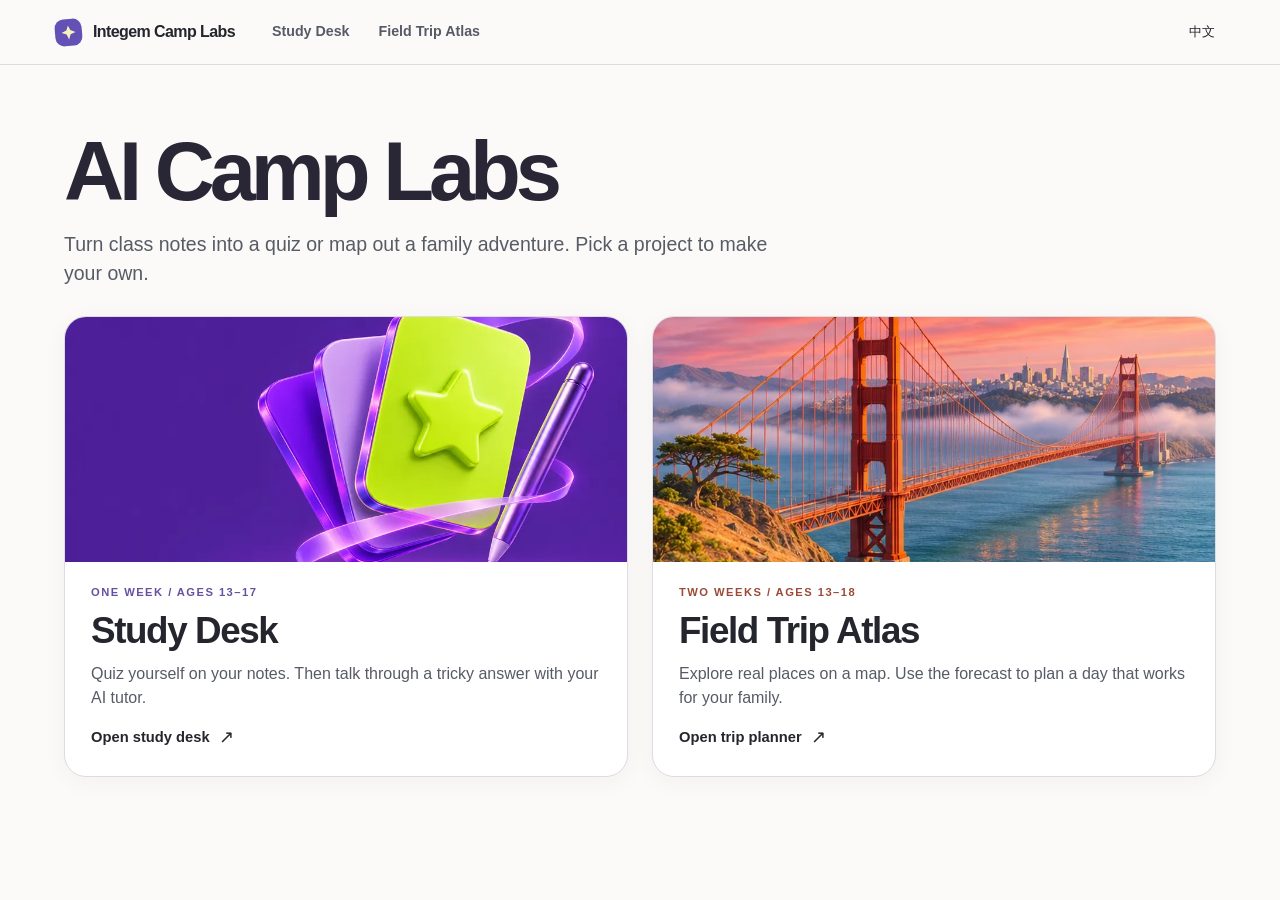
<file: docs/index.html>
<!doctype html>
<html lang="en">
<head>
  <meta charset="utf-8">
  <meta name="viewport" content="width=device-width,initial-scale=1,viewport-fit=cover">
  <meta name="referrer" content="strict-origin-when-cross-origin">
  <title>Course studio · Integem Camp Labs</title>
  <link rel="stylesheet" href="./camp.css">
  <link rel="stylesheet" href="./mobile.css" data-app-style>
  <meta name="theme-color" content="#faf7ef">
  <script src="./config.js" defer></script>
  <script type="module" src="./home.js?v=pocket1"></script>
</head>
<body class="home">
  <header id="mast"></header>
  <main id="app" tabindex="-1"></main>
  <noscript>Enable JavaScript to open Course studio. <a href="./">Course home</a></noscript>
</body>
</html>
</file>
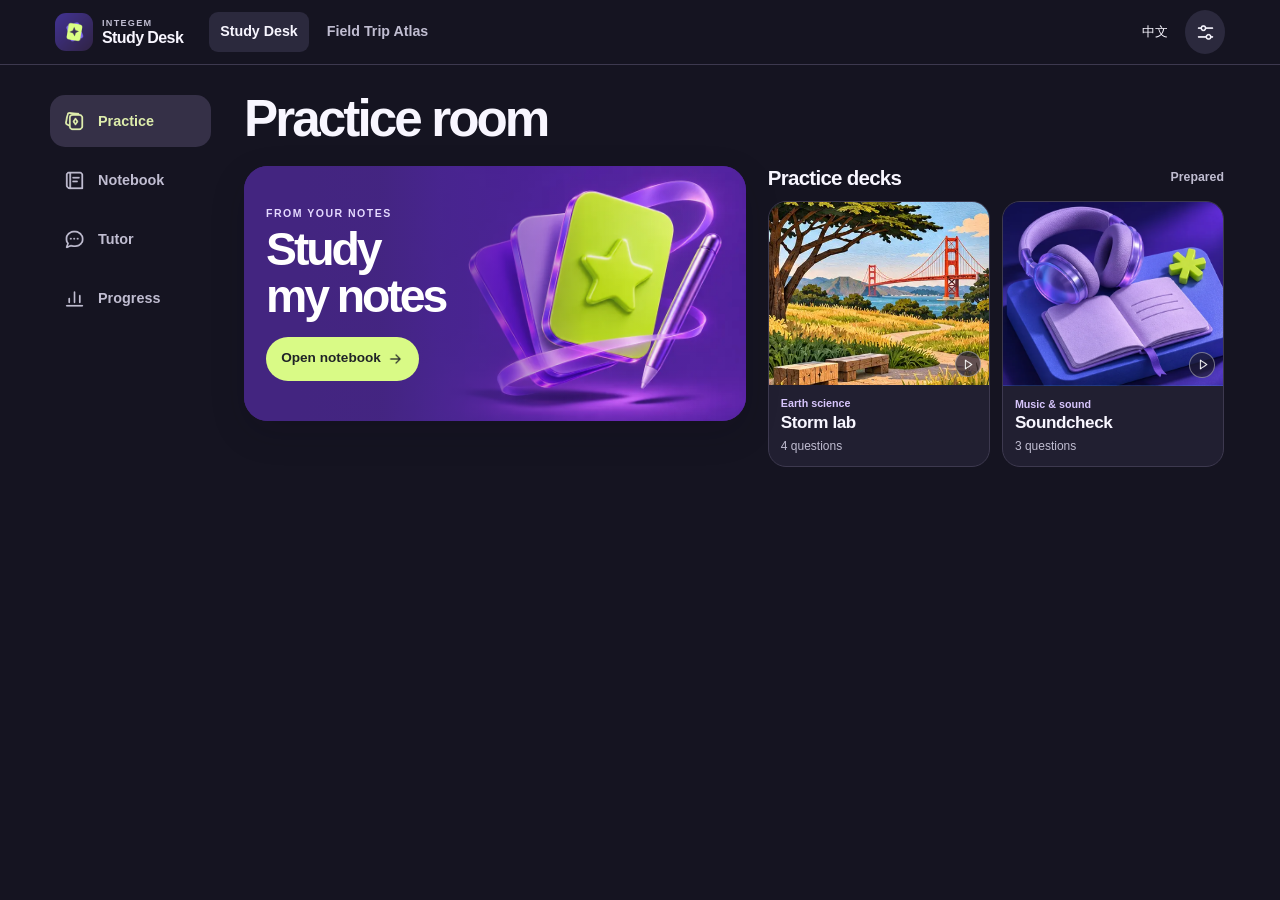
<file: docs/study/index.html>
<!doctype html>
<html lang="en">
<head>
  <meta charset="utf-8">
  <meta name="viewport" content="width=device-width,initial-scale=1,viewport-fit=cover">
  <meta name="referrer" content="strict-origin-when-cross-origin">
  <title>Study Desk · Integem Camp Labs</title>
  <meta name="theme-color" content="#151421">
  <meta name="description" content="A notebook, quiz and evidence-based study tutor for teens.">
  <meta name="apple-mobile-web-app-capable" content="yes">
  <meta name="apple-mobile-web-app-title" content="Study Desk">
  <link rel="icon" type="image/png" href="../study-icon-192.png">
  <link rel="apple-touch-icon" href="../study-icon-192.png">
  <link rel="manifest" href="../study.webmanifest">
  <link rel="stylesheet" href="../camp.css">
  <link rel="stylesheet" href="../mobile.css" data-app-style>
  <link rel="stylesheet" href="../study-studio.css?v=class2" data-study-studio>
  <link rel="stylesheet" href="../generation.css" data-generation-style>
  <link rel="stylesheet" href="../study-print.css" data-study-print>
  <script src="../config.js?v=class2" defer></script>
  <script type="module" src="../study.js?v=class2"></script>
</head>
<body class="study">
  <header id="mast"></header>
  <main id="app" tabindex="-1"></main>
  <noscript>Enable JavaScript to open Study Desk. <a href="../">Course home</a></noscript>
</body>
</html>
</file>
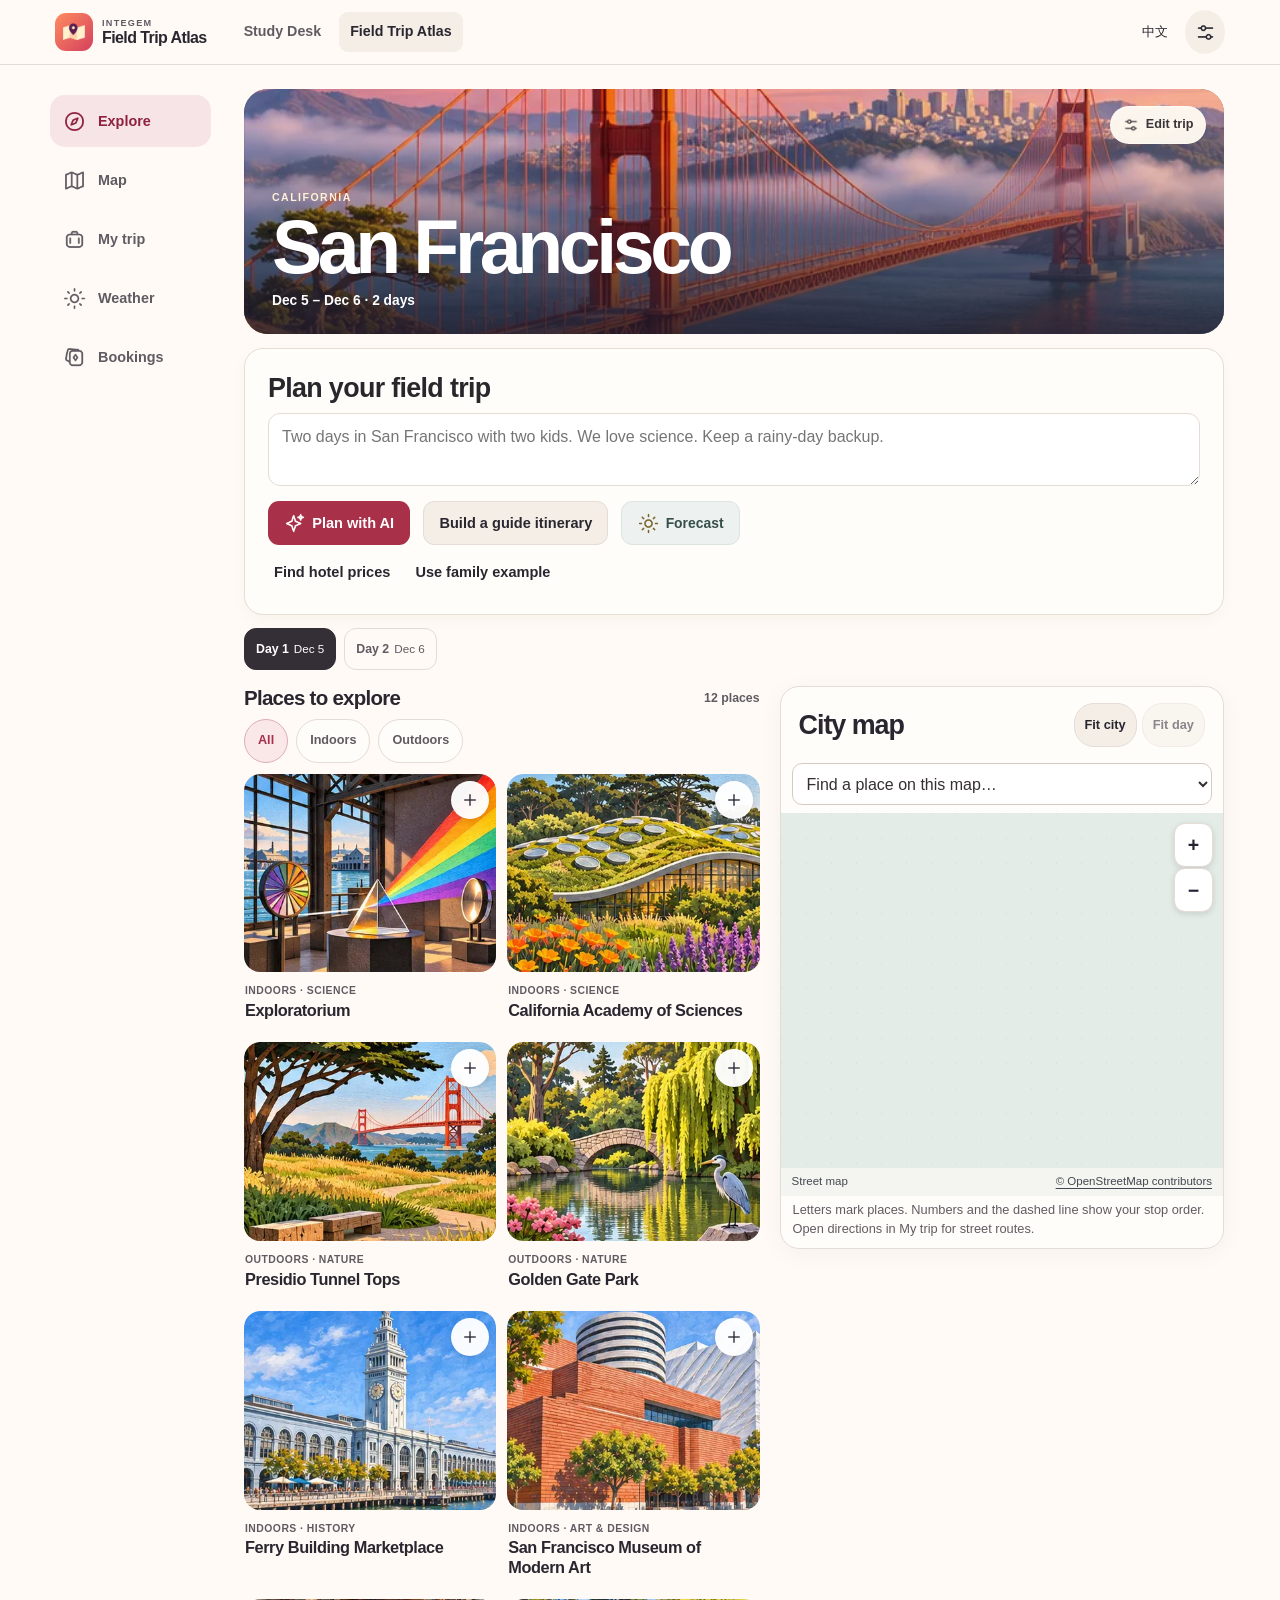
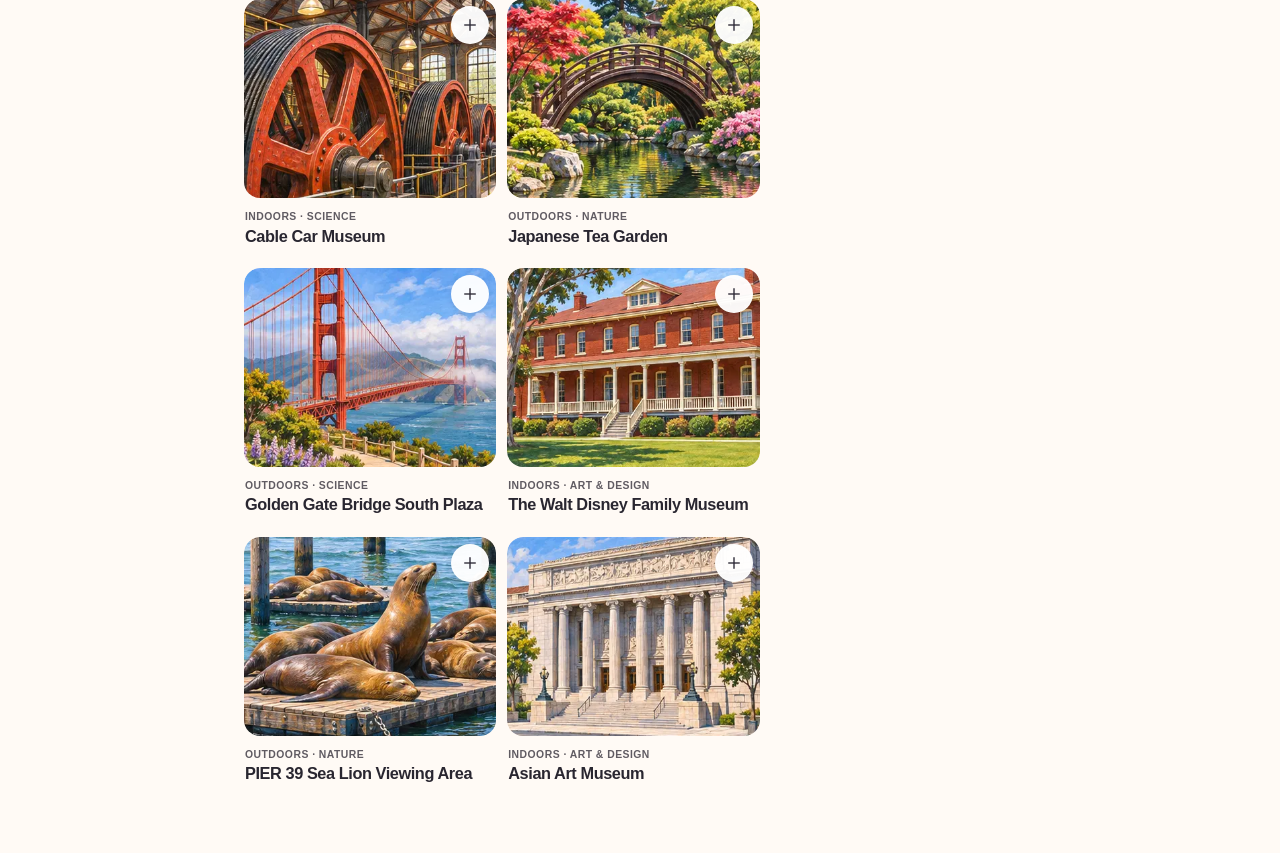
<file: docs/travel/index.html>
<!doctype html>
<html lang="en">
<head>
  <meta charset="utf-8">
  <meta name="viewport" content="width=device-width,initial-scale=1,viewport-fit=cover">
  <meta name="referrer" content="strict-origin-when-cross-origin">
  <title>Field Trip Atlas · Integem Camp Labs</title>
  <meta name="theme-color" content="#fffaf5">
  <meta name="description" content="Plan family days with verified sights, live hotel searches, ticket links, public transit and official U.S. forecasts.">
  <meta name="apple-mobile-web-app-capable" content="yes">
  <meta name="apple-mobile-web-app-title" content="Field Trip Atlas">
  <link rel="icon" type="image/png" href="../travel-icon-192.png">
  <link rel="apple-touch-icon" href="../travel-icon-192.png">
  <link rel="manifest" href="../travel.webmanifest">
  <link rel="stylesheet" href="../camp.css">
  <link rel="stylesheet" href="../mobile.css" data-app-style>
  <link rel="stylesheet" href="../trip-studio.css" data-trip-studio>
  <link rel="stylesheet" href="../generation.css" data-generation-style>
  <script src="../config.js?v=class2" defer></script>
  <script type="module" src="../travel.js?v=class2"></script>
</head>
<body class="travel">
  <header id="mast"></header>
  <main id="app" tabindex="-1"></main>
  <noscript>Enable JavaScript to open Field Trip Atlas. <a href="../">Course home</a></noscript>
</body>
</html>
</file>
<file: docs/camp.css>
* {
  box-sizing: border-box;
}
[hidden] {
  display: none !important;
}
:root {
  color-scheme: light;
  --page: #fbfaf8;
  --panel: #fff;
  --surface: #f4f3f0;
  --ink: #24252d;
  --muted: #575b66;
  --line: #dcdce1;
  --accent: #b6324c;
  --on-accent: #fff;
  --tint: #fceaf0;
  --field: #fff;
  --display: Inter, Geist, "Segoe UI", "Helvetica Neue", Arial, sans-serif;
  --shadow: 0 5px 24px #2523320b;
  font-family: var(--display);
  font-synthesis: none;
}
body {
  margin: 0;
  background: var(--page);
  color: var(--ink);
  font-size: 16px;
  line-height: 1.5;
  -webkit-font-smoothing: antialiased;
}
body.study {
  color-scheme: dark;
  --page: #16171f;
  --panel: #21232e;
  --surface: #292b38;
  --ink: #f6f4ff;
  --muted: #bab9cd;
  --line: #404151;
  --accent: #c7b6ff;
  --on-accent: #272036;
  --tint: #383249;
  --field: #191b24;
  --shadow: 0 5px 24px #06081314;
}
body.travel {
  --page: #fcfbf8;
  --surface: #f6f4ef;
}
a {
  color: inherit;
  text-underline-offset: 0.22em;
}
a:hover {
  text-decoration: underline;
}
h1,
h2,
h3,
p,
figure {
  margin: 0;
}
h1,
h2,
h3 {
  line-height: 1.14;
  letter-spacing: -0.038em;
  text-wrap: balance;
}
h1 {
  font-size: clamp(2.6rem, 5.9vw, 5rem);
  font-weight: 755;
  letter-spacing: -0.062em;
}
h2 {
  font-size: clamp(1.3rem, 2.1vw, 1.72rem);
  font-weight: 715;
}
h3 {
  font-size: 1.15rem;
  font-weight: 685;
}
button,
input,
textarea,
select {
  font: inherit;
}
button,
summary,
select {
  cursor: pointer;
}
button {
  min-height: 42px;
  background: var(--surface);
  color: var(--ink);
  border: 1px solid var(--line);
  border-radius: 11px;
  padding: 0.55rem 0.95rem;
  font-size: 0.91rem;
  font-weight: 620;
  line-height: 1.25;
}
button:enabled:hover {
  border-color: var(--muted);
  filter: brightness(0.97);
}
button:disabled {
  cursor: default;
  opacity: 0.55;
}
button.primary,
.map-add {
  background: var(--accent);
  color: var(--on-accent);
  border-color: transparent;
}
button.primary:enabled:hover,
.map-add:enabled:hover {
  border-color: transparent;
  filter: brightness(0.94);
}
button.text-btn {
  background: transparent;
  border-color: transparent;
}
button.text-btn:enabled:hover {
  border-color: transparent;
  text-decoration: underline;
}
:focus-visible {
  outline: 3px solid #386dcf;
  outline-offset: 3px;
}
.study :focus-visible {
  outline-color: #ccbcff;
}
input,
textarea,
select {
  color: var(--ink);
  background: var(--field);
  border: 1px solid var(--line);
  border-radius: 11px;
  min-width: 0;
  width: 100%;
  padding: 0.66rem 0.8rem;
  min-height: 44px;
  line-height: 1.4;
  font-size: 1rem;
}
textarea {
  resize: vertical;
}
main {
  max-width: 1232px;
  margin: 0 auto;
  padding: 28px 40px 80px;
}
main:focus {
  outline: none;
}
#mast {
  border-bottom: 1px solid var(--line);
  background: var(--panel);
}
.mast-inner {
  max-width: 1232px;
  min-height: 68px;
  padding: 10px 40px;
  margin: auto;
  display: flex;
  align-items: center;
  gap: 26px;
}
.brand,
.mast-inner nav a,
.course {
  text-decoration: none;
}
.brand {
  display: inline-flex;
  align-items: center;
  gap: 7px;
  white-space: nowrap;
  font-weight: 760;
  font-size: 1.06rem;
  letter-spacing: -0.04em;
}
.brand:hover,
.course:hover {
  text-decoration: none;
}
.brand span {
  font-weight: 510;
  color: var(--muted);
}
.sigil {
  width: 27px;
  height: 27px;
  border-radius: 9px;
  background: #6451b6;
  display: inline-grid;
  place-items: center;
  transform: rotate(-5deg);
  margin-right: 2px;
}
.sigil::before {
  content: "";
  width: 14px;
  height: 14px;
  background: #f5f2be;
  clip-path: polygon(
    50% 0,
    64% 34%,
    100% 50%,
    64% 63%,
    50% 100%,
    36% 63%,
    0 50%,
    36% 34%
  );
}
.study .sigil {
  background: #c1adfb;
}
.study .sigil::before {
  background: #30234b;
}
.mast-inner nav {
  display: flex;
  align-items: center;
  gap: 7px;
}
.mast-inner nav a {
  display: flex;
  align-items: center;
  min-height: 40px;
  padding: 5px 11px;
  font-size: 0.89rem;
  font-weight: 600;
  color: var(--muted);
  border-radius: 9px;
}
.mast-inner nav a[aria-current="page"] {
  color: var(--ink);
  background: var(--surface);
}
.mast-inner nav a:hover {
  color: var(--ink);
}
.toolbar {
  margin-left: auto;
  display: flex;
  align-items: center;
  gap: 7px;
}
.toolbar button {
  background: transparent;
  min-height: 40px;
  padding: 0.45rem 0.85rem;
}
.toolbar .language {
  border-color: transparent;
}
.skip {
  position: absolute;
  left: 1rem;
  top: -8rem;
  z-index: 12;
  background: var(--panel);
  padding: 10px;
}
.skip:focus {
  top: 0.5rem;
}
.hero {
  display: grid;
  grid-template-columns: 1.06fr 1fr;
  isolation: isolate;
  position: relative;
  overflow: hidden;
  align-items: stretch;
  min-height: 230px;
  border-radius: 24px;
}
.hero-copy {
  align-self: center;
  padding: 32px clamp(24px, 4vw, 56px);
  z-index: 1;
}
.hero .intro {
  line-height: 1.52;
  max-width: 32em;
  margin-top: 12px;
  font-size: clamp(0.99rem, 1.5vw, 1.13rem);
}
.eyebrow,
.place-meta {
  font-size: 0.7rem;
  letter-spacing: 0.13em;
  font-weight: 730;
  line-height: 1.4;
}
.hero .eyebrow {
  margin-bottom: 12px;
}
.hero-picture {
  position: relative;
  min-width: 0;
  overflow: hidden;
}
.hero-image {
  height: 100%;
  width: 100%;
  display: block;
  position: absolute;
  inset: 0;
  object-fit: cover;
  object-position: center;
}
.study-hero {
  background: #302655;
  color: #fff;
}
.study-hero .eyebrow {
  color: #d8cbff;
}
.study-hero .intro {
  color: #e3dbf1;
}
.study-hero .hero-image {
  object-position: 50% 54%;
  mask-image: linear-gradient(90deg, transparent 0, #000 18%);
}
.travel-hero {
  background: #f6ebdd;
  color: #302820;
}
.travel-hero .eyebrow {
  color: #775138;
}
.travel-hero .intro {
  color: #55483e;
}
.travel-hero .hero-image {
  mask-image: linear-gradient(90deg, transparent 0, #000 15%);
  object-position: 50% 55%;
}
.city-caption {
  position: absolute;
  right: 16px;
  bottom: 12px;
  color: #fff;
  background: #292c3de0;
  border-radius: 20px;
  padding: 5px 12px;
  font-size: 0.74rem;
  font-weight: 650;
}
.home-intro {
  padding: 32px 0 28px;
}
.home-intro h1 {
  color: #292635;
  font-size: clamp(3rem, 6.5vw, 5.4rem);
}
.home-intro .intro {
  color: var(--muted);
  font-size: clamp(1rem, 2vw, 1.22rem);
  max-width: 37em;
  margin-top: 10px;
}
.course-grid {
  display: grid;
  grid-template-columns: repeat(2, minmax(0, 1fr));
  gap: 24px;
}
.course {
  display: flex;
  flex-direction: column;
  overflow: hidden;
  border-radius: 22px;
  border: 1px solid var(--line);
  background: var(--panel);
  box-shadow: var(--shadow);
  transition: transform 0.18s ease, box-shadow 0.18s ease;
}
.course:hover {
  transform: translateY(-3px);
  box-shadow: 0 8px 24px #29263518;
}
.course-image {
  aspect-ratio: 2.3;
  overflow: hidden;
}
.course-image img {
  display: block;
  width: 100%;
  height: 100%;
  object-fit: cover;
  object-position: 50% 49%;
}
.course-copy {
  padding: 23px 26px 25px;
  display: grid;
  gap: 10px;
  flex: 1;
}
.course-copy .eyebrow {
  color: #6650a0;
}
.course.travel .eyebrow {
  color: #9b4a37;
}
.course-copy h2 {
  font-size: clamp(1.65rem, 3vw, 2.3rem);
}
.course-copy > p:not(.eyebrow) {
  color: var(--muted);
  max-width: 33em;
}
.course-action {
  display: inline-flex;
  gap: 9px;
  align-items: center;
  align-self: end;
  font-size: 0.92rem;
  font-weight: 680;
  padding-top: 4px;
}
.course-action span {
  font-size: 1.1rem;
}
.view-tabs {
  display: flex;
  gap: 5px;
  align-items: center;
  flex-wrap: wrap;
}
.view-tab {
  display: inline-flex;
  align-items: center;
  justify-content: center;
  gap: 8px;
  min-height: 43px;
  background: transparent;
  border-color: transparent;
  color: var(--muted);
  border-radius: 11px;
  white-space: nowrap;
}
.view-tab[aria-pressed="true"] {
  background: var(--ink);
  color: var(--panel);
  border-color: transparent;
}
.study .view-tab[aria-pressed="true"] {
  color: #e6dcff;
  background: #353044;
}
.view-tab:enabled:hover {
  border-color: var(--line);
}
.tab-icon {
  font-size: 1.08em;
  line-height: 1;
  opacity: 0.9;
}
.study #app > .view-tabs {
  margin: 22px 0 16px;
}
.study-workspace,
.atlas-workspace {
  display: grid;
  grid-template-columns: repeat(2, minmax(0, 1fr));
  gap: 20px;
  align-items: start;
}
.study-workspace[data-view="tutor"],
.study-workspace[data-view="record"] {
  grid-template-columns: minmax(0, 820px);
}
.panel {
  background: var(--panel);
  border: 1px solid var(--line);
  border-radius: 19px;
  box-shadow: var(--shadow);
  padding: clamp(18px, 2.6vw, 29px);
  min-width: 0;
  scroll-margin-top: 16px;
}
.panel > h2 {
  margin-bottom: 19px;
}
.panel > .field,
.panel > .stack,
.panel > p.small {
  margin-bottom: 12px;
}
.panel > .actions {
  margin-top: 14px;
}
.stack {
  display: grid;
  gap: 12px;
  align-content: start;
  min-width: 0;
}
.stack > button,
.panel > button {
  justify-self: start;
  margin-right: auto;
}
.field {
  display: flex;
  flex-direction: column;
  gap: 7px;
  min-width: 0;
  font-weight: 610;
  font-size: 0.87rem;
}
.field textarea,
.field input,
.field select {
  font-weight: 400;
}
.field textarea:focus,
.field input:focus {
  border-color: var(--accent);
}
.actions,
.row,
.chips,
.map-tools,
.map-detail-actions {
  display: flex;
  gap: 8px;
  align-items: center;
  flex-wrap: wrap;
}
.split {
  justify-content: space-between;
}
.small,
.muted,
.notice,
.place-desc,
.map-help {
  color: var(--muted);
  font-size: 0.91rem;
  line-height: 1.55;
}
.notice {
  margin-top: 10px;
  font-weight: 530;
  overflow-wrap: anywhere;
}
.notice:empty {
  display: none;
}
.error {
  color: #ad2445;
}
.study .error {
  color: #ffa5b9;
}
.tag {
  display: inline-flex;
  justify-self: start;
  align-self: start;
  align-items: center;
  border-radius: 20px;
  padding: 4px 9px;
  background: var(--tint);
  color: var(--accent);
  font-size: 0.76rem;
  font-weight: 680;
}
.notes {
  min-height: 252px;
  line-height: 1.62;
}
.quiz-glyph {
  width: 45px;
  height: 45px;
  display: grid;
  place-items: center;
  border-radius: 15px;
  color: #dbcdff;
  background: #423561;
  font-size: 1.65rem;
  font-weight: 750;
}
.study .stack h3 {
  line-height: 1.36;
}
.quiz-progress {
  display: flex;
  align-items: center;
  gap: 12px;
  font-size: 0.8rem;
  color: var(--muted);
}
progress {
  height: 6px;
  accent-color: var(--accent);
  width: min(140px, 40%);
  border: 0;
  border-radius: 8px;
  overflow: hidden;
  background: var(--line);
}
progress::-webkit-progress-bar {
  background: var(--line);
}
progress::-webkit-progress-value {
  background: var(--accent);
}
.options,
.review,
.recent-rounds {
  display: grid;
  gap: 8px;
}
.option {
  display: flex;
  align-items: flex-start;
  text-align: left;
  gap: 12px;
  background: var(--field);
  line-height: 1.48;
  font-weight: 500;
}
.option > span:first-child {
  flex: none;
  font-size: 0.8rem;
  background: var(--surface);
  border: 1px solid var(--line);
  border-radius: 7px;
  min-width: 25px;
  height: 25px;
  display: grid;
  place-items: center;
}
.option[aria-pressed="true"] {
  background: var(--tint);
  border-color: var(--accent);
}
.option:disabled {
  opacity: 0.9;
}
.option.correct {
  background: #223d34;
  border-color: #84c9a6;
}
.option.wrong {
  background: #4a2b3c;
  border-color: #e29ab2;
}
.note-block {
  border-left: 3px solid var(--accent);
  background: var(--tint);
  border-radius: 0 11px 11px 0;
  padding: 12px 14px;
  font-size: 0.92rem;
}
.note-block p,
.review-item p,
.bubble p {
  margin-top: 5px;
}
.note-block q {
  display: block;
  margin-top: 6px;
  color: var(--muted);
}
.score {
  font-size: clamp(2.1rem, 5vw, 3rem);
  font-weight: 735;
  letter-spacing: -0.06em;
  color: var(--accent);
}
.review-item,
.round-row {
  border-top: 1px solid var(--line);
  padding: 12px 0;
  overflow-wrap: anywhere;
}
.review-item .note-block,
.review-item button {
  margin-top: 8px;
}
.round-row {
  display: flex;
  justify-content: space-between;
  align-items: center;
  gap: 10px;
}
.recent-rounds {
  margin: 12px 0;
}
.thread {
  max-height: 340px;
  overflow: auto;
  display: grid;
  gap: 8px;
}
.thread:empty {
  display: none;
}
.bubble {
  border-radius: 12px;
  background: var(--surface);
  padding: 12px 15px;
  white-space: pre-wrap;
  overflow-wrap: anywhere;
}
.bubble strong {
  font-size: 0.83rem;
  color: var(--accent);
}
.bubble.user {
  border-left: 3px solid var(--line);
}
.trip-controls {
  margin: 16px 0 0;
  background: var(--panel);
  border: 1px solid var(--line);
  border-radius: 19px;
  box-shadow: var(--shadow);
  overflow: hidden;
}
.trip-bar {
  display: grid;
  grid-template-columns: 1.2fr 1.05fr 0.75fr auto;
  align-items: center;
  gap: 18px;
  padding: 12px 20px;
}
.trip-bar .field {
  gap: 1px;
  padding-right: 14px;
  border-right: 1px solid var(--line);
}
.trip-bar .field > span {
  font-size: 0.76rem;
  letter-spacing: 0.01em;
}
.trip-bar select,
.trip-bar input {
  border: 1px solid transparent;
  padding: 3px 4px 3px 0;
  min-height: 36px;
  border-radius: 4px;
  background: transparent;
  font-weight: 570;
}
.trip-bar .primary {
  border-radius: 24px;
  min-height: 46px;
  padding: 0 23px;
}
.trip-brief {
  border-top: 1px solid var(--line);
}
.trip-brief summary {
  display: flex;
  align-items: center;
  gap: 10px;
  font-size: 0.85rem;
  padding: 10px 20px;
  min-height: 44px;
  list-style: none;
}
.trip-brief summary::-webkit-details-marker {
  display: none;
}
.trip-brief summary::after {
  content: "+";
  margin-left: auto;
  font-weight: 650;
  font-size: 1.12rem;
}
.trip-brief[open] summary::after {
  content: "−";
}
.trip-brief summary span {
  color: var(--muted);
}
.brief-body {
  display: grid;
  grid-template-columns: 1.1fr 1fr;
  gap: 22px;
  padding: 5px 20px 18px;
}
.brief-body .actions {
  margin-top: 8px;
}
.trip-controls > .notice {
  margin: 0;
  padding: 8px 20px 12px;
}
.chip {
  min-height: 36px;
  border-radius: 25px;
  background: var(--panel);
  padding: 5px 12px;
}
.chip.active,
.chip[aria-pressed="true"] {
  background: var(--tint);
  border-color: var(--accent);
  color: var(--accent);
}
.atlas-toolbar {
  display: flex;
  align-items: center;
  justify-content: space-between;
  gap: 12px;
  margin: 19px 0 14px;
}
.day-picker {
  display: flex;
  flex-direction: row;
  align-items: center;
  gap: 8px;
  color: var(--muted);
  font-size: 0.78rem;
}
.day-picker select {
  width: auto;
  font-size: 0.83rem;
  color: var(--ink);
  padding: 0.5rem;
  min-height: 40px;
}
.atlas-workspace {
  grid-template-columns: minmax(0, 1.03fr) minmax(0, 1fr);
}
.atlas-workspace[data-view="map"],
.atlas-workspace[data-view="weather"] {
  grid-template-columns: minmax(0, 1fr);
}
.places {
  display: grid;
  gap: 0;
}
.place {
  display: grid;
  grid-template-columns: 36px minmax(0, 1fr);
  align-items: start;
  gap: 12px;
  padding: 16px 0;
  border-top: 1px solid var(--line);
}
.place:first-child {
  border-top: 0;
  padding-top: 0;
}
.place:last-child {
  padding-bottom: 0;
}
.place-letter {
  margin-top: 2px;
  width: 35px;
  height: 38px;
  border-radius: 12px;
  display: grid;
  place-items: center;
  font-weight: 725;
  font-size: 1.05rem;
}
.tone-0 {
  background: #fbe4d8;
  color: #884125;
}
.tone-1 {
  background: #e7e0fa;
  color: #534286;
}
.tone-2 {
  background: #dcece3;
  color: #345b43;
}
.tone-3 {
  background: #dceaf3;
  color: #325770;
}
.place-meta {
  text-transform: uppercase;
  font-size: 0.65rem;
  letter-spacing: 0.085em;
  color: var(--muted);
}
.place h3,
.map-inspector h3 {
  margin: 3px 0 6px;
}
.place-desc {
  font-size: 0.88rem;
}
.place .actions {
  margin-top: 8px;
  gap: 4px 9px;
}
.place .actions button,
.map-tool {
  font-size: 0.8rem;
  min-height: 36px;
  padding: 5px 10px;
}
.place .actions a,
.map-inspector a {
  font-size: 0.81rem;
  color: var(--muted);
  font-weight: 580;
}
.add-place {
  border-color: var(--line);
  background: var(--surface);
}
.add-place:disabled,
.map-add:disabled {
  opacity: 0.85;
  background: #e0eee5;
  color: #346146;
  border-color: transparent;
}
.weather-days {
  display: grid;
  grid-template-columns: repeat(auto-fit, minmax(min(220px, 100%), 1fr));
  gap: 12px;
}
.day-card {
  padding: 16px 17px;
  border-radius: 13px;
  border: 1px solid var(--line);
  background: var(--surface);
}
.weather-period {
  padding-top: 9px;
  margin-top: 9px;
  border-top: 1px solid var(--line);
}
.weather-period strong {
  font-size: 1.05rem;
}
.day-card > strong {
  font-size: 0.82rem;
}
.itinerary {
  display: grid;
  gap: 20px;
}
.day-title {
  font-size: 1.06rem;
  margin-bottom: 8px;
}
.stop {
  padding: 12px 13px;
  background: var(--surface);
  border: 1px solid var(--line);
  border-radius: 11px;
  margin: 7px 0;
}
.stop .actions {
  margin-top: 6px;
}
.stop .actions button {
  min-width: 37px;
  min-height: 36px;
  padding: 4px 9px;
}
.map-panel {
  padding: 0;
  overflow: hidden;
}
.map-head,
.map-place-top,
.map-credit {
  display: flex;
  justify-content: space-between;
  align-items: center;
  gap: 8px;
}
.map-head {
  padding: 16px 18px;
}
.map-tools {
  gap: 5px;
}
.map-tool {
  border-radius: 20px;
}
.map-scene {
  position: relative;
  height: clamp(310px, 32vw, 420px);
  overflow: hidden;
  background-color: #e4ece7;
  background-image: linear-gradient(35deg, #c9dbd050 1px, transparent 1px),
    linear-gradient(125deg, #b6cec050 1px, transparent 1px);
  background-size: 25px 25px;
}
.atlas-workspace[data-view="map"] .map-scene {
  height: clamp(340px, 47vh, 560px);
}
.atlas-map-surface {
  position: absolute;
  inset: 0;
  overflow: hidden;
  touch-action: none;
  cursor: grab;
  isolation: isolate;
}
.atlas-map-surface:focus-visible {
  outline-offset: -3px;
}
.atlas-map-surface.dragging {
  cursor: grabbing;
}
.map-tiles,
.map-lines,
.map-pins {
  position: absolute;
  inset: 0;
  width: 100%;
  height: 100%;
  pointer-events: none;
  overflow: hidden;
}
.map-tiles img {
  position: absolute;
  left: 0;
  top: 0;
  width: 256px;
  height: 256px;
  max-width: none;
  user-select: none;
}
.visit-path {
  fill: none;
  stroke: #a92e50;
  stroke-width: 3;
  stroke-dasharray: 7 6;
  stroke-linejoin: round;
}
.pin-leader {
  stroke: #4a3642;
  stroke-width: 1.7;
}
.pin-anchor {
  fill: #463740;
  stroke: white;
  stroke-width: 1.3;
}
.atlas-pin {
  position: absolute;
  pointer-events: auto;
  transform: translate(-50%, -50%);
  min-width: 34px;
  width: 34px;
  min-height: 34px;
  height: 34px;
  border-radius: 50%;
  background: #fff;
  color: #302b39;
  border: 2px solid #49384b;
  box-shadow: 0 2px 7px #211b3044;
  padding: 0;
  font-size: 0.92rem;
  font-weight: 750;
}
.atlas-pin.planned {
  background: #9d2b4b;
  color: white;
  border-color: #fff;
}
.atlas-pin[aria-pressed="true"] {
  box-shadow: 0 0 0 4px #f4ca52, 0 2px 7px #25233170;
  z-index: 2;
}
.map-zoom {
  position: absolute;
  right: 10px;
  top: 10px;
  display: grid;
  gap: 1px;
}
.zoom-btn,
.map-close {
  background: #fff;
  color: #242332;
  min-width: 39px;
  min-height: 39px;
  padding: 0;
  box-shadow: 0 2px 6px #17121c20;
  font-size: 1.22rem;
}
.map-status {
  position: absolute;
  left: 8px;
  right: 58px;
  bottom: 8px;
  display: flex;
  gap: 6px;
  align-items: center;
  width: fit-content;
  max-width: calc(100% - 65px);
  border-radius: 9px;
  padding: 5px 8px;
  background: #fff;
  color: #34303a;
  box-shadow: 0 1px 6px #22182926;
  font-size: 0.74rem;
}
.map-retry {
  min-height: 30px;
  flex: none;
  padding: 4px 7px;
  font-size: 0.74rem;
}
.map-credit {
  font-size: 0.69rem;
  color: #4e535b;
  padding: 5px 11px;
  background: #f4f5f0;
}
.map-inspector {
  padding: 12px 18px 16px;
}
.map-inspector .map-close {
  box-shadow: none;
  border: 0;
  color: var(--muted);
}
.map-detail-actions {
  margin-top: 6px;
  gap: 12px;
}
.map-help {
  font-size: 0.85rem;
}
.ai-dialog {
  background: var(--panel);
  border: 1px solid var(--line);
  color: var(--ink);
  border-radius: 19px;
  padding: clamp(18px, 3vw, 28px);
  width: min(480px, calc(100% - 24px));
  min-width: 0;
  max-height: calc(100dvh - 20px);
  margin: auto;
  box-shadow: 0 15px 70px #1113;
  overflow: auto;
}
.ai-dialog::backdrop {
  background: #13132192;
}
.ai-dialog form {
  display: grid;
  gap: 11px;
}
.ai-dialog .notice {
  margin: 0;
}
@media (min-width: 1000px) {
  .atlas-workspace:not([data-view="map"]) .map-panel {
    position: sticky;
    top: 14px;
  }
}
@media (max-width: 880px) {
  main {
    padding: 20px 22px 60px;
  }
  .mast-inner {
    padding-inline: 22px;
    gap: 12px;
  }
  .hero {
    min-height: 205px;
  }
  .hero-copy {
    padding: 27px;
  }
  .study-workspace,
  .atlas-workspace {
    gap: 14px;
  }
  .atlas-toolbar {
    flex-wrap: wrap;
  }
  .atlas-workspace:not([data-view="map"]) .map-panel {
    display: none;
  }
  .atlas-workspace {
    grid-template-columns: minmax(0, 1fr);
  }
  .course-copy {
    padding: 20px;
  }
  .map-scene {
    height: 360px;
  }
}
@media (max-width: 690px) {
  .mast-inner {
    gap: 8px;
    flex-wrap: wrap;
    padding: 8px 16px;
    min-height: 56px;
  }
  .mast-inner nav {
    order: 3;
    width: 100%;
    gap: 5px;
  }
  .mast-inner nav a {
    font-size: 0.8rem;
    min-height: 32px;
    padding: 3px 9px;
  }
  .toolbar button {
    min-height: 38px;
    font-size: 0.84rem;
    padding: 0.4rem 0.58rem;
  }
  main {
    padding: 15px 14px 48px;
  }
  .hero {
    grid-template-columns: 1.2fr 0.8fr;
    min-height: 165px;
    border-radius: 18px;
  }
  .hero-copy {
    padding: 19px 0 19px 17px;
  }
  .hero h1 {
    font-size: clamp(2rem, 7vw, 3rem);
  }
  .hero .eyebrow {
    font-size: 0.58rem;
    letter-spacing: 0.09em;
    margin-bottom: 7px;
  }
  .hero .intro {
    font-size: 0.87rem;
    line-height: 1.42;
    margin-top: 7px;
  }
  .city-caption {
    bottom: 7px;
    right: 6px;
    font-size: 0.59rem;
    padding: 3px 6px;
  }
  .home-intro {
    padding: 14px 2px 21px;
  }
  .course-grid,
  .study-workspace,
  .brief-body {
    grid-template-columns: minmax(0, 1fr);
  }
  .course-grid {
    gap: 15px;
  }
  .course-image {
    aspect-ratio: 2.5;
  }
  .course-copy {
    padding: 17px 19px;
    gap: 6px;
  }
  .study #app > .view-tabs {
    margin: 12px 0;
  }
  .view-tabs {
    gap: 2px;
  }
  .view-tab {
    min-height: 44px;
    padding: 0.5rem 0.62rem;
    gap: 5px;
    font-size: 0.83rem;
  }
  .notes {
    min-height: 170px;
    max-height: 350px;
  }
  .panel {
    border-radius: 15px;
    padding: 17px;
  }
  .panel > h2 {
    margin-bottom: 13px;
  }
  .panel:has(.map-scene) {
    padding: 0;
  }
  .atlas-toolbar {
    margin: 12px 0 9px;
    gap: 6px;
  }
  .day-picker {
    justify-content: flex-end;
    width: 100%;
  }
  .day-picker select {
    min-height: 44px;
  }
  .trip-controls {
    margin-top: 10px;
    border-radius: 15px;
  }
  .trip-bar {
    grid-template-columns: minmax(0, 1fr) minmax(0, 1fr);
    gap: 7px 10px;
    padding: 10px 13px;
  }
  .trip-bar .field {
    padding-right: 0;
    border: 0;
  }
  .trip-bar select,
  .trip-bar input {
    min-height: 40px;
    font-size: 0.95rem;
  }
  .trip-bar .primary {
    min-height: 44px;
    padding: 5px 10px;
    font-size: 0.9rem;
  }
  .trip-brief summary {
    padding: 8px 13px;
    gap: 8px;
  }
  .trip-brief summary span {
    font-size: 0.76rem;
  }
  .brief-body {
    padding: 3px 13px 15px;
    gap: 12px;
  }
  .trip-controls > .notice {
    padding-inline: 13px;
  }
  .place .actions {
    gap: 2px 6px;
  }
  .place .actions button,
  .place .actions a,
  .map-tool,
  .map-detail-actions button,
  .stop .actions button,
  .zoom-btn,
  .map-close {
    min-height: 44px;
  }
  .place .actions a {
    display: inline-flex;
    align-items: center;
  }
  .map-head {
    padding: 10px 12px;
  }
  .map-tools {
    flex-wrap: nowrap;
  }
  .map-tool {
    padding: 3px 9px;
  }
  .map-inspector {
    padding: 10px 13px;
  }
  .atlas-workspace[data-view="map"] .map-scene {
    height: clamp(285px, 43dvh, 410px);
  }
  .ai-dialog input,
  .ai-dialog textarea {
    font-size: 16px;
  }
  .atlas-pin::after {
    content: "";
    position: absolute;
    inset: -5px;
    border-radius: 50%;
  }
  .actions > button,
  .chip {
    min-height: 44px;
  }
  .weather-days {
    grid-template-columns: minmax(0, 1fr);
  }
}
@media (max-width: 365px) {
  .tab-icon {
    display: none;
  }
  .hero-copy {
    padding-left: 12px;
  }
  .hero .eyebrow {
    letter-spacing: 0;
  }
  .place {
    grid-template-columns: 27px minmax(0, 1fr);
    gap: 8px;
  }
  .place-letter {
    width: 27px;
    height: 31px;
  }
  .map-head {
    padding-inline: 9px;
  }
}
@media (prefers-reduced-motion: reduce) {
  * {
    scroll-behavior: auto !important;
    transition: none !important;
  }
}
</file>
<file: docs/mobile.css>
/* Mobile app layout. Shared input, map and accessibility styles are in camp.css. */
:root {
  --dock: 72px;
  --safe-bottom: env(safe-area-inset-bottom, 0px);
  --ease: cubic-bezier(0.22, 0.65, 0.35, 1);
}
body.study {
  --page: #151421;
  --panel: #211f31;
  --surface: #2b293d;
  --ink: #f8f6ff;
  --muted: #c0bdd1;
  --line: #3d394f;
  --accent: #c3adff;
  --tint: #352e49;
  --field: #1a1827;
  --lime: #d9fa86;
}
body.travel {
  --page: #fffaf5;
  --panel: #fffdfa;
  --surface: #f4eee6;
  --ink: #292630;
  --muted: #605b62;
  --line: #e4dcd5;
  --accent: #a93049;
  --tint: #fae7e8;
  --field: #fffdfa;
}
.glyph {
  display: inline-block;
  flex-shrink: 0;
  width: 21px;
  height: 21px;
  background: currentColor;
  mask-image: url("./app-glyphs.png");
  mask-size: var(--glyph-size) 100%;
  mask-position: var(--glyph-x) center;
  mask-repeat: no-repeat;
  -webkit-mask-image: url("./app-glyphs.png");
  -webkit-mask-size: var(--glyph-size) 100%;
  -webkit-mask-position: var(--glyph-x) center;
  -webkit-mask-repeat: no-repeat;
}
button:has(> .glyph) {
  display: inline-flex;
  align-items: center;
  justify-content: center;
  gap: 7px;
}
button,
select,
a,
summary {
  -webkit-tap-highlight-color: transparent;
}
button:not(:disabled):active {
  transform: translateY(1px);
}
body:is(.travel, .study) button {
  min-height: 44px;
}
.brand-name {
  display: grid;
  gap: 0;
  line-height: 1.08;
}
.brand-name strong {
  color: var(--ink);
  font-family: var(--display);
  font-size: 1rem;
  font-weight: 720;
  letter-spacing: -0.037em;
}
.brand-name small {
  font-size: 0.57rem;
  line-height: 1.25;
  letter-spacing: 0.14em;
  font-weight: 700;
  color: var(--muted);
}
.app-badge {
  width: 35px;
  height: 35px;
  border-radius: 11px;
  display: block;
}
#mast {
  position: sticky;
  top: 0;
  padding-top: env(safe-area-inset-top, 0px);
  z-index: 14;
  background: var(--page);
  border-bottom-color: transparent;
}
.mast-inner {
  min-height: 58px;
  padding: 7px clamp(15px, 4vw, 24px);
  gap: 10px;
  flex-wrap: nowrap;
}
.mast-inner .brand {
  gap: 9px;
}
.mast-inner .course-nav {
  display: none;
}
.toolbar .icon-btn,
.icon-btn {
  height: 44px;
  width: 44px;
  min-height: 44px !important;
  padding: 0;
  border-radius: 50%;
}
.toolbar .language {
  font-size: 0.82rem;
  padding: 0.45rem 0.55rem;
  min-height: 44px;
}
.toolbar .settings {
  width: 40px;
  height: 40px;
  border: 0;
  background: var(--surface);
}
body:is(.study, .travel) #app {
  padding: 9px max(16px, env(safe-area-inset-right))
    calc(var(--dock) + var(--safe-bottom) + 38px)
    max(16px, env(safe-area-inset-left));
  max-width: 760px;
}
body.study #app .study-workspace,
body.travel #app .atlas-workspace {
  display: block;
  min-width: 0;
}
body:is(.study, .travel) #app:focus {
  outline: none;
}
.app-tabs {
  position: fixed;
  bottom: 0;
  inset-inline: 0;
  z-index: 18;
  display: grid;
  grid-template-columns: repeat(4, minmax(0, 1fr));
  align-items: center;
  gap: 3px;
  min-height: calc(var(--dock) + var(--safe-bottom));
  padding: 7px max(8px, env(safe-area-inset-right))
    calc(7px + var(--safe-bottom)) max(8px, env(safe-area-inset-left));
  background: var(--panel);
  border-top: 1px solid var(--line);
  box-shadow: 0 -6px 22px #1713230c;
}
.dock-item:has(> .glyph) {
  display: flex;
  flex-direction: column;
  align-items: center;
  gap: 3px;
  min-height: 52px;
  width: 100%;
  border: 0;
  border-radius: 15px;
  padding: 4px 2px;
  color: var(--muted);
  background: none;
  font-size: 0.7rem;
  font-weight: 610;
  line-height: 1.3;
}
.dock-item .glyph {
  width: 23px;
  height: 23px;
}
.study .dock-item[aria-pressed="true"] {
  background: #353047;
  color: #deedac;
}
.travel .dock-item[aria-pressed="true"] {
  background: #f7e4e6;
  color: #8f223e;
}
.dock-item:enabled:hover {
  background: var(--surface);
  filter: none;
}
.page-title,
.trip-view-head,
.section-head,
.runner-top {
  display: flex;
  align-items: center;
  justify-content: space-between;
  gap: 12px;
}
.page-title {
  display: block;
  margin: 4px 0 16px;
}
.page-title h1,
.trip-view-head h1 {
  font-size: clamp(2rem, 6.8vw, 3.2rem);
  letter-spacing: -0.057em;
  font-weight: 755;
  line-height: 1.03;
}
.page-title > .small {
  margin-top: 8px;
}
.section-head {
  margin: 22px 1px 12px;
}
.section-head h2 {
  font-size: 1.28rem;
  font-weight: 700;
  letter-spacing: -0.035em;
}
.section-head > span {
  font-size: 0.77rem;
  color: var(--muted);
  font-weight: 600;
}
.kicker {
  font-size: 0.66rem;
  letter-spacing: 0.14em;
  line-height: 1.45;
  font-weight: 735;
  text-transform: uppercase;
}
.focus-card,
.atlas-cover {
  position: relative;
  isolation: isolate;
  overflow: hidden;
  border-radius: 24px;
}
.focus-card {
  min-height: 197px;
  display: flex;
  align-items: center;
  background: #49248c;
  color: white;
  box-shadow: 0 12px 35px #0f091d26;
}
.focus-card > img {
  position: absolute;
  inset: 0 0 0 auto;
  width: 84%;
  height: 100%;
  z-index: -2;
  object-fit: cover;
  object-position: 60% 54%;
}
.focus-card::before {
  content: "";
  position: absolute;
  inset: 0;
  z-index: -1;
  pointer-events: none;
  background: linear-gradient(
    90deg,
    #432580 10%,
    #432580f2 27%,
    #46268bc4 39%,
    #4a23911a 68%,
    transparent
  );
}
.focus-copy {
  padding: 23px 19px;
  width: 60%;
}
.focus-copy .kicker {
  color: #e4d9ff;
}
.focus-copy h2 {
  font-size: clamp(2.05rem, 8vw, 3.7rem);
  letter-spacing: -0.066em;
  line-height: 1.01;
  margin: 5px 0 17px;
}
.lime-button {
  border: 0;
  color: #202327;
  background: var(--lime);
  border-radius: 24px;
  font-size: 0.85rem;
  font-weight: 730;
  padding: 0.65rem 0.95rem;
}
.lime-button .glyph {
  order: 2;
  width: 16px;
  height: 16px;
}
.resume-card {
  width: 100%;
  display: grid !important;
  grid-template-columns: 42px minmax(0, 1fr) 22px;
  gap: 12px !important;
  align-items: center;
  text-align: left;
  padding: 11px 15px;
  margin-top: 12px;
  border: 1px solid var(--line);
  border-radius: 17px;
  background: var(--panel);
}
.resume-card > div:nth-child(2) {
  display: grid;
  gap: 2px;
}
.resume-card small {
  color: var(--muted);
  font-size: 0.77rem;
  font-weight: 450;
}
.resume-glyph {
  display: grid;
  place-items: center;
  border-radius: 12px;
  width: 42px;
  height: 42px;
  color: var(--accent);
  background: var(--tint);
}
.resume-card > .glyph {
  width: 17px;
  color: var(--muted);
}
.deck-grid {
  display: grid;
  grid-template-columns: 1fr 1fr;
  gap: 12px;
}
.deck-card {
  overflow: hidden;
  display: flex;
  flex-direction: column;
  text-align: left;
  padding: 0;
  background: var(--panel);
  border: 1px solid var(--line);
  border-radius: 18px;
  min-width: 0;
}
.deck-photo {
  position: relative;
  width: 100%;
  aspect-ratio: 1.45;
  overflow: hidden;
}
.deck-photo > img,
.venue-open > img,
.sheet-photo,
.family-place > img,
.candidate > img,
.stop-title > img {
  display: block;
  object-fit: cover;
}
.deck-photo > img {
  width: 100%;
  height: 100%;
}
.deck-play {
  position: absolute;
  right: 8px;
  bottom: 8px;
  display: grid;
  place-items: center;
  width: 26px;
  height: 26px;
  color: white;
  background: #211e36b3;
  border: 1px solid #ffffff62;
  border-radius: 50%;
}
.deck-play .glyph {
  width: 13px;
  height: 13px;
}
.deck-copy {
  display: grid;
  gap: 2px;
  padding: 12px;
  line-height: 1.22;
}
.deck-copy small {
  color: #d7c5fc;
  font-size: 0.67rem;
  font-weight: 620;
}
.deck-copy strong {
  font-size: 1.07rem;
  letter-spacing: -0.025em;
}
.deck-copy span {
  margin-top: 4px;
  color: var(--muted);
  font-size: 0.75rem;
  font-weight: 460;
}
.notes-page,
.runner,
.tutor-page,
.progress-page {
  max-width: 750px;
}
.editor-panel .notes {
  min-height: clamp(235px, 37dvh, 475px);
  font-size: 1rem;
  line-height: 1.6;
}
.editor-panel .field span {
  font-size: 0.81rem;
  color: var(--muted);
}
.note-tools {
  margin: 9px 0 13px !important;
}
.editor-panel > .primary,
.runner-footer .primary,
.progress-page .subtle {
  min-height: 49px;
  border-radius: 14px;
}
.editor-panel > .primary {
  width: 100%;
  display: block;
}
.study .primary {
  background: var(--lime);
  color: #202226;
  border: 0;
  font-weight: 710;
}
.runner .stack {
  gap: 13px;
  margin: 0;
}
.runner-top {
  gap: 6px;
}
.back-pill,
.runner-top .text-btn {
  min-height: 42px;
  border-radius: 21px;
  font-size: 0.8rem;
  gap: 5px !important;
}
.runner-top .glyph {
  width: 16px;
  height: 16px;
}
.question-head {
  padding: 7px 2px 2px;
}
.question-head .kicker {
  color: var(--accent);
  font-size: 0.65rem;
}
.question-head > p:nth-child(2) {
  font-size: 0.84rem;
  color: var(--muted);
  margin-top: 4px;
}
.question-head h1 {
  font-size: clamp(1.63rem, 6.6vw, 2.65rem);
  line-height: 1.13;
  letter-spacing: -0.045em;
  margin: 18px 0 3px;
}
.round-track {
  display: flex;
  gap: 5px;
  margin-top: 8px;
}
.round-track > i {
  height: 5px;
  background: var(--line);
  border-radius: 5px;
  flex: 1;
}
.round-track > i.done {
  background: var(--lime);
}
.round-track > i.current {
  background: var(--accent);
}
.runner .option {
  gap: 12px;
  align-items: center;
  padding: 11px 13px;
  min-height: 52px;
  border-radius: 14px;
  background: #211f30;
  line-height: 1.32;
  font-size: 0.96rem;
}
.runner .option > span:first-child {
  border: 0;
  min-width: 29px;
  height: 29px;
  border-radius: 9px;
  display: grid;
  place-items: center;
  background: #343044;
  color: #ddd6ed;
  font-weight: 640;
}
.runner .option[aria-pressed="true"] {
  background: #342d4a;
  border-color: var(--accent);
}
.runner .option.correct {
  background: #263d34;
  border-color: #9bd5ad;
}
.runner .option.wrong {
  background: #4a2b3c;
  border-color: #d690a9;
}
.runner .option.used {
  opacity: 0.55;
}
.runner .options {
  gap: 8px;
}
.hint-card {
  display: flex;
  align-items: flex-start;
  gap: 10px;
  border: 1px solid #67577e;
  border-radius: 14px;
  background: #312a41;
  padding: 12px;
  color: #ecdfff;
}
.hint-card .glyph {
  width: 19px;
  height: 19px;
  margin-top: 2px;
}
.hint-card strong {
  font-size: 0.86rem;
}
.hint-card p {
  margin-top: 2px;
  font-size: 0.87rem;
  line-height: 1.4;
}
.runner-footer {
  display: flex;
  align-items: stretch;
  gap: 8px;
}
.runner-footer .primary {
  flex: 1;
}
.note-block {
  padding: 13px 15px;
}
.result-banner {
  padding: 20px 22px;
  border-radius: 19px;
  background: linear-gradient(120deg, #403164, #322747);
  border: 1px solid #514362;
}
.result-banner h1 {
  font-size: clamp(1.85rem, 6vw, 2.7rem);
  margin-top: 5px;
}
.result-banner .score {
  color: var(--lime);
  font-size: 3.35rem;
  line-height: 1.15;
  margin-top: 10px;
}
.result-banner p,
.result-banner small {
  color: #e0d9ec;
}
.result-banner small {
  display: block;
  margin-top: 5px;
}
.review-item > summary {
  display: flex;
  align-items: center;
  gap: 9px;
  min-height: 44px;
  font-size: 0.93rem;
  list-style: none;
}
.review-item summary::-webkit-details-marker {
  display: none;
}
.review-item summary::after {
  content: "+";
  margin-left: auto;
}
.review-item[open] summary::after {
  content: "−";
}
.review-item summary .glyph {
  color: var(--accent);
  width: 17px;
  height: 17px;
}
.review-item .note-block {
  margin-block: 9px;
}
.bubble {
  max-width: 92%;
  justify-self: start;
  background: #322a45;
}
.bubble.user {
  border: 0;
  background: #302f3e;
  justify-self: end;
}
.bubble p {
  line-height: 1.48;
  font-size: 0.94rem;
}
.tutor-card .thread {
  max-height: 40dvh;
}
.tutor-card textarea {
  min-height: 85px;
}
.source-text {
  white-space: pre-wrap;
  line-height: 1.65;
}
.atlas-cover {
  min-height: 206px;
  height: clamp(206px, 54vw, 296px);
  display: flex;
  align-items: flex-end;
  background: #796755;
  color: #fff;
  border-radius: 24px;
}
.atlas-cover > img {
  position: absolute;
  inset: 0;
  z-index: -2;
  height: 100%;
  width: 100%;
  object-fit: cover;
  object-position: 50% 48%;
}
.atlas-cover::before {
  content: "";
  position: absolute;
  inset: 0;
  z-index: -1;
  background: linear-gradient(
    180deg,
    #17141b0a 20%,
    #1916262e 42%,
    #211b2bd9 100%
  );
}
.atlas-cover-copy {
  padding: 19px 20px;
}
.atlas-cover-copy h1 {
  font-size: clamp(2.1rem, 8.7vw, 4.7rem);
  line-height: 1.02;
  letter-spacing: -0.058em;
  margin: 3px 0 6px;
}
.atlas-cover-copy .kicker {
  color: #fff0d8;
}
.atlas-cover-copy > p:last-child {
  font-size: 0.86rem;
  color: white;
  font-weight: 580;
}
.cover-edit {
  position: absolute;
  right: 11px;
  top: 11px;
  border: 1px solid #fff8;
  background: #fffaf1f5;
  color: #3a3439;
  border-radius: 30px;
  padding: 0.4rem 0.72rem;
  font-size: 0.79rem;
  min-height: 38px !important;
}
.cover-edit .glyph {
  width: 16px;
  height: 16px;
}
.quick-actions {
  display: grid;
  grid-template-columns: 1.05fr 1fr;
  gap: 9px;
  margin-top: 12px;
}
.quick-actions button {
  min-height: 48px !important;
  border-radius: 16px;
  box-shadow: 0 2px 6px #39242a07;
  font-weight: 675;
}
.quick-actions .primary,
.plan-actions .primary {
  background: #a92f4d;
}
.weather-quick {
  background: #edf1ef;
  border-color: #dce4e0;
  color: #374f4a;
  font-size: 0.87rem;
}
.weather-quick > .glyph {
  color: #796028;
}
.trip-view-head {
  margin: 6px 0 16px;
  align-items: flex-end;
}
.trip-view-head .kicker {
  color: var(--muted);
  margin-bottom: 5px;
}
.trip-view-head > .subtle {
  border-radius: 22px;
  font-size: 0.8rem;
  padding: 6px 11px;
  min-height: 40px !important;
}
.trip-view-head .glyph {
  width: 16px;
  height: 16px;
}
.day-rail,
.place-filters {
  display: flex;
  align-items: center;
  gap: 7px;
  flex-wrap: wrap;
}
.day-rail {
  padding: 0;
  margin: 13px 0;
}
.day-chip {
  display: inline-flex;
  gap: 5px;
  align-items: center;
  background: transparent;
  border: 1px solid var(--line);
  color: var(--muted);
  border-radius: 12px;
  padding: 6px 11px;
  font-size: 0.77rem;
}
.day-chip strong {
  font-weight: 680;
}
.day-chip span {
  font-size: 0.73rem;
  font-weight: 470;
}
.day-chip[aria-pressed="true"] {
  background: #342e36;
  border-color: #342e36;
  color: #fff;
}
body.travel #app > .notice {
  margin: 7px 2px;
  font-size: 0.82rem;
}
.places-panel .section-head {
  margin: 18px 0 9px;
}
.place-filters {
  gap: 6px;
  margin-bottom: 11px;
}
.filter-chip {
  border: 1px solid var(--line);
  border-radius: 24px;
  padding: 3px 13px;
  font-size: 0.79rem;
  background: var(--panel);
  color: var(--muted);
  min-height: 44px !important;
}
.filter-chip[aria-pressed="true"] {
  background: var(--tint);
  color: var(--accent);
  border-color: #dcadba;
}
.places {
  display: grid;
  grid-template-columns: repeat(2, minmax(0, 1fr));
  gap: 18px 11px;
}
.venue-card {
  position: relative;
  min-width: 0;
}
.venue-open {
  width: 100%;
  display: block;
  text-align: left;
  background: transparent;
  border: 0;
  border-radius: 16px;
  padding: 0;
  overflow: hidden;
}
.venue-open:enabled:hover {
  filter: none;
}
.venue-open > img {
  width: 100%;
  aspect-ratio: 1.27;
  height: auto;
  border-radius: 16px;
  object-position: 50% 48%;
}
.venue-copy {
  padding: 8px 1px 2px;
}
.place-meta {
  letter-spacing: 0.045em;
  font-size: 0.65rem;
}
.venue-copy h3 {
  font-size: 1.02rem;
  line-height: 1.2;
  letter-spacing: -0.026em;
  text-wrap: initial;
  margin: 2px 0;
}
.place-plus {
  position: absolute;
  top: 7px;
  right: 7px;
  min-width: 38px;
  width: 38px;
  height: 38px;
  min-height: 38px !important;
  padding: 0;
  color: #282532;
  background: #fffffff5;
  border: 1px solid #fff9;
  border-radius: 50%;
  box-shadow: 0 2px 6px #26212c20;
}
.place-plus::after,
.cover-edit::after,
.filter-chip::after {
  content: "";
  position: absolute;
  inset: -3px;
  border-radius: inherit;
}
.cover-edit,
.filter-chip {
  isolation: isolate;
}
.filter-chip {
  position: relative;
}
.place-plus .glyph {
  width: 18px;
  height: 18px;
}
.place-plus:disabled {
  opacity: 1;
  color: #fff;
  background: #8d2946;
  border-color: #fff9;
}
.plan-panel .section-head {
  margin: 13px 0 10px;
}
.itinerary {
  gap: 0;
}
.stop,
.family-place {
  border-radius: 17px;
  border: 1px solid var(--line);
  padding: 13px;
  margin: 0 0 10px;
  background: var(--panel);
  box-shadow: 0 3px 9px #371f3405;
}
.stop-title,
.family-place {
  display: flex;
  align-items: center;
  gap: 12px;
}
.stop-title > img {
  height: 60px;
  width: 65px;
  border-radius: 11px;
}
.stop-title h3 {
  font-size: 1.06rem;
  line-height: 1.21;
  margin-top: 3px;
}
.stop > p {
  margin: 9px 0 4px;
}
.stop-tools {
  gap: 5px;
}
.stop-tools button {
  min-height: 40px !important;
}
.stop-tools .rain-btn {
  background: #eaf0ed;
  color: #37564c;
  border-color: #d6e1db;
  font-size: 0.82rem;
}
.stop-tools .rain-btn .glyph {
  width: 17px;
  height: 17px;
}
.empty-trip {
  background: #f6efe6;
  border-radius: 17px;
  border: 1px dashed #d8cbbb;
  padding: 22px 19px;
  display: grid;
  justify-items: start;
  gap: 6px;
}
.empty-trip > .glyph {
  color: #8b635b;
  width: 26px;
  height: 26px;
}
.empty-trip button {
  margin-top: 8px;
}
.plan-actions {
  margin-top: 12px;
}
.plan-actions button {
  font-size: 0.82rem;
}
.atlas-workspace .map-panel {
  display: none;
  padding: 0;
  background: var(--panel);
}
.atlas-workspace[data-view="map"] .map-panel {
  display: block;
}
.atlas-workspace[data-view="map"] .map-scene {
  height: clamp(280px, calc(100dvh - 370px), 580px);
}
.atlas-workspace[data-view="map"] .map-head h2 {
  display: none;
}
.atlas-workspace[data-view="map"] .map-head {
  justify-content: flex-end;
  padding: 5px 10px;
}
.map-credit {
  color: #434850;
  font-size: 0.72rem;
}
.map-inspector {
  padding: 11px 14px;
}
.map-help {
  font-size: 0.8rem;
}
.travel .panel:has(.weather-days),
.travel .panel:has(.weather-period) {
  padding: 17px;
}
.weather-days {
  gap: 9px;
}
.day-card {
  background: #f9f3eb;
}
.weather-period p {
  overflow-wrap: anywhere;
}
.app-sheet,
.ai-dialog {
  border: 1px solid var(--line);
  color: var(--ink);
  background: var(--panel);
  box-shadow: 0 -12px 55px #17132636;
  overscroll-behavior: contain;
}
dialog::backdrop {
  background: #15112196;
}
.app-sheet {
  position: fixed;
  inset: auto 0 0;
  margin: 0;
  width: 100%;
  max-width: none;
  max-height: 90dvh;
  padding: 0 0 max(14px, var(--safe-bottom));
  border-radius: 23px 23px 0 0;
  overflow: auto;
}
.sheet-grip {
  height: 4px;
  width: 36px;
  border-radius: 5px;
  background: var(--line);
  margin: 9px auto 0;
}
.sheet-head {
  display: flex;
  align-items: center;
  justify-content: space-between;
  gap: 10px;
  padding: 7px 18px;
}
.sheet-head h2 {
  font-size: 1.34rem;
  line-height: 1.14;
}
.sheet-head .sheet-x {
  min-height: 38px !important;
  width: 38px;
  height: 38px;
  flex-shrink: 0;
  border: 0;
  background: var(--surface);
}
.sheet-x .glyph {
  width: 17px;
  height: 17px;
}
.sheet-body {
  padding: 3px 18px 14px;
  display: grid;
  gap: 12px;
  min-width: 0;
}
.sheet-body > .actions {
  gap: 7px;
}
.sheet-body input,
.sheet-body select,
.sheet-body textarea,
.ai-dialog input {
  font-size: 16px;
}
.sheet-body > .primary {
  width: 100%;
  min-height: 49px;
}
.sheet-photo {
  width: 100%;
  height: clamp(115px, 19dvh, 210px);
  border-radius: 14px;
}
.sheet-body > .pair {
  display: grid;
  grid-template-columns: 1.25fr 1fr;
  gap: 12px;
}
.sheet-body .chips {
  gap: 5px;
}
.sheet-body .chip {
  font-size: 0.83rem;
  padding-inline: 11px;
}
.swap-target {
  font-weight: 650;
}
.swap-list {
  display: grid;
  gap: 9px;
}
.swap-list article {
  border: 1px solid var(--line);
  border-radius: 14px;
  overflow: hidden;
  padding-bottom: 6px;
}
.swap-list article:has([aria-pressed="true"]) {
  background: var(--tint);
  border-color: var(--accent);
}
.swap-list a {
  font-size: 0.78rem;
  display: inline-flex;
  align-items: center;
  min-height: 34px;
  margin-left: 12px;
  color: var(--muted);
}
.candidate {
  display: grid;
  grid-template-columns: 62px 1fr;
  gap: 10px;
  width: 100%;
  padding: 10px 11px 4px;
  border: 0;
  background: transparent;
  text-align: left;
}
.candidate img {
  width: 62px;
  height: 68px;
  border-radius: 9px;
}
.candidate strong {
  font-size: 0.9rem;
}
.candidate p {
  font-size: 0.78rem;
  font-weight: 450;
  line-height: 1.4;
  margin-top: 3px;
}
.family-stops h2 {
  margin: 16px 0 10px;
}
.family-place {
  align-items: flex-start;
}
.family-place > img {
  width: 65px;
  height: 72px;
  border-radius: 10px;
}
.family-place h3 {
  font-size: 1.08rem;
  margin: 3px 0 5px;
}
.family-place p,
.family-place .actions {
  font-size: 0.85rem;
}
.family-place .actions {
  margin-top: 6px;
}
.family-home {
  display: inline-flex;
  align-items: center;
  min-height: 44px;
  font-weight: 620;
}
body:has(dialog[open]) {
  overflow: hidden;
}
@media (max-width: 699px) {
  .ai-dialog {
    position: fixed;
    inset: auto 0 0;
    margin: 0;
    border-radius: 23px 23px 0 0;
    width: 100%;
    max-width: none;
    max-height: 90dvh;
    padding: 22px 19px max(20px, var(--safe-bottom));
  }
  .home .home-intro {
    padding-top: 13px;
  }
  .home .course-grid {
    gap: 13px;
  }
}
@media (min-width: 600px) and (max-width: 899px) {
  .app-tabs {
    inset-inline: calc((100% - 480px) / 2);
    bottom: 11px;
    min-height: 63px;
    border: 1px solid var(--line);
    border-radius: 24px;
    padding: 5px 8px;
    box-shadow: 0 8px 30px #21182920;
  }
  .focus-card {
    min-height: 235px;
  }
  .focus-copy {
    padding: 27px;
  }
  .deck-grid {
    max-width: 640px;
  }
  .places {
    gap: 18px;
  }
  .venue-open > img {
    aspect-ratio: 1.7;
  }
}
@media (min-width: 700px) {
  .app-sheet {
    inset: 0;
    margin: auto;
    width: min(500px, calc(100% - 40px));
    height: fit-content;
    max-height: 85dvh;
    border-radius: 22px;
    padding-bottom: 9px;
  }
  .sheet-grip {
    display: none;
  }
  .sheet-head {
    padding: 15px 20px 7px;
  }
  .sheet-body {
    padding: 5px 20px 17px;
  }
  .course-nav {
    gap: 8px;
  }
  .mast-inner .course-nav {
    display: flex;
    width: auto;
    order: initial;
  }
  .day-rail,
  .place-filters {
    gap: 8px;
  }
  .app-badge {
    width: 38px;
    height: 38px;
  }
}
@media (min-width: 900px) {
  body:is(.study, .travel) #app {
    max-width: 1240px;
    padding: 24px 36px 65px 224px;
  }
  #mast {
    border-bottom: 1px solid var(--line);
  }
  .mast-inner {
    max-width: 1240px;
    padding: 10px 35px;
    gap: 26px;
  }
  .app-tabs {
    top: 95px;
    bottom: auto;
    left: max(19px, calc((100vw - 1240px) / 2 + 30px));
    right: auto;
    width: 161px;
    display: flex;
    flex-direction: column;
    gap: 7px;
    align-items: stretch;
    background: transparent;
    border: 0;
    box-shadow: none;
    min-height: auto;
    padding: 0;
  }
  .dock-item:has(> .glyph) {
    flex-direction: row;
    justify-content: flex-start;
    gap: 12px;
    text-align: left;
    padding: 10px 13px;
    font-size: 0.9rem;
  }
  .practice-home {
    display: grid;
    grid-template-columns: 1.1fr 1fr;
    column-gap: 22px;
    align-items: start;
  }
  .practice-home .page-title {
    grid-column: 1/-1;
    margin-bottom: 20px;
  }
  .practice-home .focus-card {
    grid-column: 1;
    grid-row: 2/4;
    min-height: 255px;
  }
  .practice-home .focus-copy {
    padding: 22px;
    width: 68%;
  }
  .practice-home .focus-copy h2 {
    font-size: 2.9rem;
  }
  .practice-home .resume-card {
    grid-column: 1;
    grid-row: 4;
  }
  .practice-home .section-head {
    grid-column: 2;
    grid-row: 2;
    margin: 0 0 12px;
  }
  .practice-home .deck-grid {
    grid-column: 2;
    grid-row: 3/5;
    gap: 12px;
  }
  .deck-photo {
    aspect-ratio: 1.2;
  }
  .deck-copy {
    padding: 12px;
  }
  .atlas-cover {
    height: 245px;
  }
  .atlas-cover-copy {
    padding: 22px 28px;
  }
  .cover-edit {
    right: 18px;
    top: 17px;
  }
  .quick-actions {
    display: flex;
  }
  .quick-actions button {
    padding-inline: 21px;
  }
  body.travel #app .atlas-workspace[data-view="explore"],
  body.travel #app .atlas-workspace[data-view="itinerary"] {
    display: grid;
    grid-template-columns: 1.16fr 1fr;
    gap: 20px;
    align-items: start;
  }
  .atlas-workspace:is([data-view="explore"], [data-view="itinerary"])
    .map-panel {
    display: block;
    position: sticky;
    top: 83px;
  }
  .atlas-workspace .map-scene {
    height: 355px;
  }
  .atlas-workspace[data-view="map"] .map-scene {
    height: clamp(365px, 54vh, 590px);
  }
  .places-panel .section-head,
  .plan-panel .section-head {
    margin-top: 0;
  }
  .trip-view-head {
    margin-bottom: 18px;
  }
}
@media (max-width: 370px) {
  body:is(.study, .travel) #app {
    padding-inline: 12px;
  }
  .focus-copy {
    padding: 17px 13px;
    width: 64%;
  }
  .focus-copy h2 {
    font-size: 1.85rem;
  }
  .deck-grid,
  .places {
    gap: 9px;
  }
  .day-chip {
    padding-inline: 7px;
    font-size: 0.73rem;
  }
  .cover-edit {
    font-size: 0.74rem;
  }
}
@media (prefers-reduced-motion: no-preference) {
  .app-sheet[open] {
    animation: sheet-in 0.18s var(--ease);
  }
  @keyframes sheet-in {
    from {
      opacity: 0.6;
      translate: 0 12px;
    }
    to {
      opacity: 1;
      translate: 0 0;
    }
  }
}
</file>
<file: docs/study-studio.css>
.book-toolbar,
.study-controls,
.recall-rate,
.context-switch {
  display: grid;
  gap: 0.65rem;
}
.book-toolbar {
  grid-template-columns: minmax(0, 1fr) auto;
  align-items: end;
}
.study .editor-panel,
.study-block,
.recall-page,
.recall-face,
.draft-cards,
.draft-card,
.recall-end {
  display: grid;
  gap: 0.85rem;
}
.study-block {
  padding: 1.15rem 0 0.4rem;
  border-top: 1px solid #49445c;
}
.study-block h2,
.recall-face h2,
.recall-answer p,
.evidence-coach p {
  margin: 0;
}
.study-block > p {
  margin: 0;
  color: var(--muted);
}
.study .notes-page,
.recall-page {
  max-width: 50rem;
  margin-inline: auto;
}
.study-controls {
  grid-template-columns: repeat(auto-fit, minmax(min(100%, 9rem), 1fr));
}
.study :is(input:not([type="checkbox"]), select, textarea) {
  max-width: 100%;
  min-width: 0;
  font-size: 1rem;
}
.study :is(.note-tools, .actions) {
  flex-wrap: wrap;
}
.study .book-toolbar select {
  width: 100%;
}
.notebook-files,
.draft-card,
.evidence-coach {
  padding: 1rem;
  border: 1px solid #4b465c;
  border-radius: 1rem;
}
.study summary {
  cursor: pointer;
}
.notebook-files summary,
.draft-card summary {
  padding: 0.5rem 0;
  font-weight: 650;
}
.notebook-files[open] > .stack,
.draft-card[open] {
  margin-top: 0.75rem;
}
.study .check-line {
  display: flex;
  align-items: center;
  gap: 0.6rem;
  min-height: 44px;
  color: var(--accent);
  font-weight: 700;
}
.check-line input {
  width: 1.25rem;
  height: 1.25rem;
  accent-color: #c3adff;
}
.study .draft-card {
  background: #242131;
}
.draft-card .field,
.study .book-toolbar .field {
  min-width: 0;
}
.study .recall-face {
  padding: clamp(1.1rem, 4vw, 2rem);
  background: linear-gradient(155deg, #333046, #211f31 58%);
  border: 1px solid #514a69;
  border-radius: 1.35rem;
  gap: 1.2rem;
}
.recall-face h2 {
  font-size: clamp(1.5rem, 4vw, 2.3rem);
  line-height: 1.25;
  overflow-wrap: anywhere;
}
.recall-answer {
  padding: 1rem;
  border-radius: 1rem;
  background: #dad0ff;
  color: #221c36;
}
.recall-answer p {
  margin-top: 0.4rem;
  font-size: 1.2rem;
  font-weight: 650;
}
.recall-face blockquote {
  margin: 0;
  padding: 0.3rem 0 0.3rem 0.8rem;
  border-left: 3px solid var(--accent);
}
.recall-rate,
.context-switch {
  grid-template-columns: 1fr 1fr;
}
.context-switch [aria-pressed="true"] {
  border-color: var(--accent);
  color: var(--accent);
}
.study mark {
  background: #d9fa86;
  color: #1e2515;
  border-radius: 0.18rem;
  padding: 0 0.1em;
}
.study button.history-open {
  width: 100%;
  text-align: start;
  min-height: 3.6rem;
  gap: 0.8rem;
}
.history-open > div {
  min-width: 0;
  overflow-wrap: anywhere;
}
.history-open .tag {
  flex-shrink: 0;
}
.study .app-sheet .sheet-body {
  overscroll-behavior: contain;
}
.study .focus-copy h2 {
  overflow-wrap: break-word;
}
@media (max-width: 520px) {
  .study .book-toolbar button,
  .study .recall-rate button {
    min-height: 44px;
  }
  .study .notes-page .editor-panel {
    padding: 0.9rem;
  }
  .study .recall-page {
    padding-bottom: 1rem;
  }
}

.question-head .question-type {
  font-weight: 650;
  font-size: 0.85rem;
  color: var(--muted);
}
.options:has(.written-response) {
  display: block;
}
.written-response {
  display: block;
  width: 100%;
  max-width: 100%;
  font-size: 1rem;
  line-height: 1.5;
}
.rubric-check {
  display: grid;
  gap: 0.7rem;
}
.rubric-check h2,
.rubric-check p {
  margin: 0;
}
.rubric-item {
  display: flex;
  align-items: flex-start;
  gap: 0.65rem;
  min-height: 44px;
  padding: 0.35rem 0;
  line-height: 1.45;
  cursor: pointer;
}
.rubric-item input {
  width: 1.15rem;
  height: 1.15rem;
  flex: 0 0 auto;
  margin: 0.18rem 0 0;
}
</file>
<file: docs/generation.css>
.gen-dialog {
  --glow-one: #c3a5ff;
  --glow-two: #b5e5ff;
  --glow-three: #dcff9f;
  color: var(--ink, #f7f4ff);
  background: var(--panel, #211f31);
  border: 1px solid color-mix(in srgb, var(--ink) 20%, transparent);
  border-radius: 24px;
  padding: clamp(20px, 4vw, 32px);
  width: min(27rem, calc(100vw - 2rem));
  max-height: calc(100dvh - 3rem);
  box-sizing: border-box;
  box-shadow: 0 24px 80px #1113;
  overflow: auto;
  margin: auto;
}
.travel .gen-dialog {
  --glow-one: #fcabb1;
  --glow-two: #ffc882;
  --glow-three: #b5dcd5;
}
.gen-dialog::backdrop {
  background: rgb(20 18 32/0.66);
}
.gen-dialog h2 {
  color: inherit;
  font-size: clamp(1.55rem, 4vw, 1.95rem);
  line-height: 1.14;
  letter-spacing: -0.035em;
  margin: 1em 0 0.35em;
}
.gen-stage {
  font-size: 1rem;
  min-height: 1.5em;
  margin: 0.5em 0;
  color: inherit;
  font-weight: 650;
}
.gen-metrics {
  display: flex;
  align-items: center;
  justify-content: space-between;
  gap: 0.75rem;
  min-height: 1.45rem;
  font-variant-numeric: tabular-nums;
  font-size: 0.875rem;
  color: var(--muted);
}
.gen-warning {
  font-size: 0.94rem;
  line-height: 1.5;
  border-top: 1px solid color-mix(in srgb, var(--ink) 20%, transparent);
  padding-top: 0.95rem;
  margin: 1rem 0;
  color: var(--muted);
}
.gen-stop {
  min-height: 44px;
  width: 100%;
}
.gen-visual {
  position: relative;
  isolation: isolate;
  overflow: hidden;
  height: 5rem;
  border-radius: 14px;
  background: color-mix(in srgb, var(--glow-one) 14%, var(--panel));
  display: grid;
  place-items: center;
}
.gen-visual > i {
  position: absolute;
  inset: -42% 22% -32% -12%;
  border-radius: 50%;
  background: var(--glow-one);
  filter: blur(24px);
  opacity: 0.58;
  animation: gen-cloud 4.2s ease-in-out infinite alternate;
}
.gen-visual > i:nth-child(2) {
  background: var(--glow-two);
  inset: -12% -18% -50% 48%;
  animation-delay: -2s;
}
.gen-visual > i:nth-child(3) {
  background: var(--glow-three);
  inset: 40% 24% -66% 33%;
  animation-delay: -1s;
}
.gen-page {
  position: relative;
  z-index: 1;
  width: 52px;
  height: 38px;
  background: #faf8ff;
  border: 1.5px solid #343045;
  border-radius: 5px;
  box-shadow: -4px 4px 0 -1px var(--glow-one), -4px 4px 0 0 #343045;
  display: grid;
  align-content: center;
  gap: 4px;
  padding: 0 7px;
  transform: rotate(-5deg);
}
.gen-page b {
  display: block;
  background: #4f4566;
  height: 2px;
  transform-origin: left;
  border-radius: 1px;
  animation: gen-ink 2.2s ease-in-out infinite alternate;
}
.gen-page b:nth-child(2) {
  width: 84%;
  animation-delay: 0.22s;
}
.gen-page b:last-child {
  width: 55%;
  animation-delay: 0.44s;
}
@keyframes gen-cloud {
  to {
    transform: translateX(16%) scale(1.1);
  }
}
@keyframes gen-ink {
  0% {
    transform: scaleX(0.3);
    opacity: 0.55;
  }
  80%,
  100% {
    transform: scaleX(1);
    opacity: 1;
  }
}
@media (prefers-reduced-motion: reduce) {
  .gen-visual > i,
  .gen-page b {
    animation: none;
  }
}
</file>
<file: docs/study-print.css>
.paper-studio {
  width: min(100%, 55rem);
  margin: 0 auto;
  padding: 1rem clamp(0.65rem, 3vw, 1.5rem) 3rem;
}
.paper-studio[hidden],
body.paper-screen #app,
body.paper-screen #mast {
  display: none !important;
}
.paper-tools {
  display: flex;
  align-items: center;
  justify-content: space-between;
  gap: 0.5rem;
  position: sticky;
  top: 0;
  z-index: 2;
  background: var(--bg, #171622);
  padding: 0.55rem 0;
}
.paper-tools h1 {
  margin: 0;
  font-size: clamp(1rem, 3.7vw, 1.65rem);
}
.paper-tools button {
  min-height: 44px;
  white-space: normal;
}
.paper-controls {
  display: flex;
  align-items: center;
  gap: 1rem;
  flex-wrap: wrap;
  padding: 0.65rem 0 1rem;
}
.paper-controls:empty {
  padding: 0;
}
.paper-check {
  display: flex;
  align-items: center;
  gap: 0.6rem;
  min-height: 44px;
}
.paper-check[hidden] {
  display: none;
}
.paper-check input {
  width: 1.15rem;
  height: 1.15rem;
}
.paper-controls select {
  max-width: 100%;
}
.paper-document {
  color: #1b1c28;
  background: #fff;
  line-height: 1.45;
  border-radius: 0.75rem;
  overflow-wrap: anywhere;
  font-family: Arial, Helvetica, sans-serif;
  text-align: left;
}
.paper-section {
  padding: clamp(1rem, 4vw, 2.25rem);
  color: #1b1c28;
  background: #fff;
}
.paper-heading {
  border-bottom: 2px solid #1d2031;
  margin: 0 0 1em;
  padding: 0 0 0.7em;
}
.paper-heading h2 {
  font: 700 clamp(1.3rem, 4vw, 1.9rem) / 1.18 Arial, Helvetica, sans-serif;
  color: #101320;
  margin: 0.18em 0;
  overflow-wrap: anywhere;
}
.paper-heading p {
  margin: 0;
  font-size: 0.9rem;
}
.paper-heading p:first-child,
.card-side > span {
  font-size: 0.72rem;
  font-weight: 700;
  letter-spacing: 0.08em;
}
.paper-fields {
  display: flex;
  gap: 8%;
  margin: 1em 0;
  font-size: 0.95em;
}
.paper-fields span {
  display: flex;
  align-items: baseline;
  gap: 0.6em;
  flex: 1;
}
.paper-fields i {
  flex: 1;
  border-bottom: 1px solid #4c4d59;
}
.paper-directions {
  margin: 1em 0;
  font-size: 0.94em;
}
.paper-question {
  margin: 1em 0 1.3em;
  color: inherit;
  break-inside: avoid;
  page-break-inside: avoid;
}
.paper-question h3 {
  color: #161722;
  font-size: 1.03em;
  line-height: 1.32;
  margin: 0 0 0.48em;
}
.paper-choices {
  list-style: none;
  margin: 0.45em 0;
  padding: 0;
  display: grid;
  gap: 0.3em;
}
.paper-choices li {
  display: grid;
  grid-template-columns: 1.6em minmax(0, 1fr);
  gap: 0.1em;
}
.paper-write-line {
  height: 1.6em;
  border-bottom: 1px solid #777985;
}
.paper-question p,
.paper-question blockquote,
.card-side blockquote {
  margin: 0.4em 0;
}
.key-choice {
  font-weight: 700;
}
.paper-document blockquote {
  color: #41434d;
  border-left: 2px solid #8c8e98;
  padding: 0.15em 0.55em;
  font-size: 0.92em;
}
.fold-card {
  display: grid;
  grid-template-columns: repeat(2, minmax(0, 1fr));
  border: 1px dashed #555a67;
  margin: 0 0 0.6em;
  break-inside: avoid;
  page-break-inside: avoid;
}
.card-side {
  padding: 0.65em;
  min-height: 5.4em;
  overflow-wrap: anywhere;
}
.card-side + .card-side {
  border-left: 1px dashed #626672;
}
.card-side p {
  color: #191a24;
  font-size: 1em;
  margin: 0.4em 0;
}
.recall-lines {
  height: 3.2em;
  border-bottom: 1px solid #777985;
}
.paper-notes {
  white-space: pre-wrap;
  overflow-wrap: anywhere;
}
.paper-section + .paper-section {
  border-top: 4px double #5c5f69;
}
@media print {
  @page {
    size: auto;
    margin: 14mm;
  }
  html:has(body.paper-screen),
  body.paper-screen {
    display: block !important;
    width: auto !important;
    height: auto !important;
    min-height: 0 !important;
    overflow: visible !important;
    margin: 0 !important;
    padding: 0 !important;
    background: white !important;
    color: black !important;
  }
  body.paper-screen > *:not(.paper-studio),
  .paper-screen .paper-tools,
  .paper-screen .paper-controls {
    display: none !important;
  }
  body.paper-screen .paper-studio,
  .paper-document,
  .paper-section {
    display: block;
    width: auto;
    max-width: none;
    margin: 0;
    padding: 0;
    border: 0;
    border-radius: 0;
    box-shadow: none;
    overflow: visible;
    background: #fff;
  }
  .paper-document {
    font-size: 11pt;
    line-height: 1.4;
  }
  .paper-heading {
    break-after: avoid-page;
  }
  .paper-heading h2 {
    font-size: 18pt;
  }
  .paper-heading p:first-child,
  .card-side > span {
    font-size: 8.5pt;
  }
  .paper-directions {
    font-size: 10pt;
  }
  .paper-section + .paper-section {
    break-before: page;
    page-break-before: always;
    border: 0;
  }
  .fold-card {
    display: table;
    width: 100%;
    table-layout: fixed;
    border-collapse: collapse;
    margin-bottom: 4mm;
  }
  .card-side {
    display: table-cell;
    width: 50%;
    vertical-align: top;
    height: 26mm;
    padding: 3mm;
  }
  .paper-notes {
    orphans: 2;
    widows: 2;
  }
}
</file>
<file: docs/trip-studio.css>
.travel .app-tabs {
  grid-template-columns: repeat(5, minmax(0, 1fr));
}
.travel .day-rail {
  display: flex;
  max-width: 100%;
  overflow-x: auto;
  flex-wrap: nowrap;
  scrollbar-width: thin;
  padding-bottom: 3px;
}
.travel .day-chip {
  flex: none;
  white-space: nowrap;
  min-height: 42px;
}
.studio-composer,
.studio-card,
.draft-day,
.group-fields {
  min-width: 0;
}
.studio-composer,
.studio-card {
  border: 1px solid #e6ddd3;
  background: #fffdfa;
  color: #28272c;
  border-radius: 19px;
  padding: clamp(15px, 3vw, 23px);
}
.studio-composer {
  position: relative;
  margin: 14px 0 8px;
  background: #fffdfa;
  box-shadow: 0 5px 15px #36231808;
}
.studio-composer h2,
.studio-card h2,
.schedule-head h2 {
  margin: 0 0 9px;
  line-height: 1.2;
  letter-spacing: -0.025em;
}
.studio-composer textarea,
.refine-card textarea {
  width: 100%;
  min-height: 73px;
  resize: vertical;
  font: inherit;
  font-size: 16px;
  padding: 12px 13px;
  line-height: 1.42;
  border-radius: 12px;
  background: white;
}
.composer-actions,
.studio-links {
  display: flex;
  align-items: center;
  flex-wrap: wrap;
  gap: 7px 13px;
}
.composer-actions {
  padding: 8px 0;
}
.composer-actions .weather-quick {
  margin: 0;
}
.studio-links a,
.schedule-body > a,
.rate-result > a {
  display: inline-flex;
  align-items: center;
  min-height: 40px;
  color: #823b41;
  text-underline-offset: 3px;
  font-size: 0.87rem;
  font-weight: 650;
}
.studio-links .text-btn {
  min-height: 38px;
  padding: 4px 5px;
}
.bookings-board,
.hotel-list,
.room-rates,
.itinerary,
.family-stops {
  display: grid;
  gap: 12px;
  min-width: 0;
}
.bookings-board[hidden],
.travel [hidden] {
  display: none !important;
}
.room-criteria {
  font-weight: 650;
  margin: 0.5em 0 0.9em;
}
.hotel-card,
.ticket-row,
.rate-result {
  border-top: 1px solid #e6ddd3;
  padding: 14px 0 3px;
  min-width: 0;
}
.rate-card {
  border-top: 4px solid #ad3b53;
}
.rate-card h2 {
  font-size: clamp(1.4rem, 3vw, 2rem);
}
.rate-result {
  position: relative;
  background: white;
  border: 1px solid #e6ddd3;
  border-radius: 13px;
  padding: 14px;
}
.rate-result h3,
.ticket-row strong,
.hotel-card h3 {
  margin: 0.2em 0;
  overflow-wrap: anywhere;
}
.room-total {
  font-size: 1.35rem;
  color: #274d46;
}
.rate-result p {
  margin: 3px 0;
}
.hotel-card p,
.transit-board p,
.ticket-row p {
  margin: 6px 0;
}
.hotel-list {
  gap: 4px;
}
.selected-base {
  background: #275348;
  color: white;
  border-color: #275348;
}
.group-fields {
  display: grid;
  gap: 9px;
}
.group-fields .pair {
  min-width: 0;
}
.group-fields select {
  max-width: 100%;
}
.schedule-head {
  padding: 6px 0 0;
}
.schedule-head p,
.schedule-body p {
  margin: 4px 0;
}
.schedule-item {
  display: grid;
  grid-template-columns: 74px minmax(0, 1fr);
  border: 1px solid #e5ded4;
  background: #fffdfa;
  border-radius: 15px;
  overflow: hidden;
}
.schedule-time {
  font-size: 0.79rem;
  font-weight: 700;
  line-height: 1.4;
  letter-spacing: -0.025em;
  align-self: stretch;
  padding: 14px 5px 8px 9px;
  background: #f5ede6;
  color: #514342;
  font-variant-numeric: tabular-nums;
  overflow-wrap: anywhere;
}
.schedule-body {
  min-width: 0;
  padding: 11px 12px;
  overflow-wrap: anywhere;
}
.schedule-body h3 {
  font-size: 1.09rem;
  margin: 3px 0;
  line-height: 1.25;
}
.schedule-body .stop-tools {
  margin-top: 4px;
}
.type-leg,
.type-break {
  border-style: dashed;
  background: transparent;
}
.type-leg .schedule-time,
.type-break .schedule-time {
  background: transparent;
  color: #455751;
}
.type-leg .schedule-body,
.type-break .schedule-body {
  padding: 7px 11px;
}
.type-leg .schedule-body small,
.type-leg .schedule-body a {
  min-height: 30px;
}
.type-meal .schedule-time {
  background: #e8f0e7;
  color: #3c5743;
}
.closure {
  display: block;
  color: #a32937;
}
.base-note {
  background: #f0e9e1;
  padding: 8px 12px;
  border-radius: 9px;
  margin: 0;
}
.budget-card summary {
  font-weight: 700;
  cursor: pointer;
  min-height: 30px;
}
.cost-grid {
  display: grid;
  grid-template-columns: repeat(2, minmax(0, 1fr));
  gap: 8px 12px;
}
.cost-grid input {
  width: 100%;
  min-width: 0;
}
.cost-total {
  font-weight: 700;
}
.refine-card {
  margin: 14px 0;
  display: grid;
  justify-items: start;
  gap: 6px;
}
.draft-day {
  border-left: 3px solid #a63951;
  padding: 5px 13px;
  margin: 4px 0 12px;
  background: #fffaf4;
}
.draft-day h3,
.draft-day p {
  margin: 5px 0;
}
.draft-day time {
  font-weight: 700;
  font-variant-numeric: tabular-nums;
}
.map-panel > select {
  display: block;
  width: calc(100% - 22px);
  margin: 0 11px 8px;
  font-size: 16px;
  padding: 8px 10px;
  min-height: 42px;
  border: 1px solid #d5cbc0;
  border-radius: 10px;
  background: #fff;
  color: #352f32;
}
.travel .atlas-pin,
.travel .atlas-pin:active,
.travel .atlas-pin:hover,
.travel .atlas-pin:focus {
  transform: translate(-50%, -50%) !important;
  transition: none;
  touch-action: manipulation;
  margin: 0;
  min-height: 36px;
  width: 36px;
  min-width: 36px;
  height: 36px;
}
.map-scene > .map-inspector {
  position: absolute;
  z-index: 5;
  bottom: 8px;
  left: 8px;
  right: 8px;
  max-height: 65%;
  overflow: auto;
  overscroll-behavior: contain;
  background: #fffdf8;
  border: 1px solid #d9ccbc;
  border-radius: 14px;
  box-shadow: 0 3px 18px #28221e33;
  padding: 10px 12px;
}
.map-place-top h3 {
  margin: 2px 0;
}
.pin-activity {
  font-size: 0.83rem;
  line-height: 1.38;
  margin: 4px 0;
}
.map-help {
  margin: 4px 12px 9px;
}
.map-detail-actions {
  flex-wrap: wrap;
  gap: 5px 13px;
}
.map-close {
  min-width: 40px;
  min-height: 40px;
}
.map-detail-actions a {
  min-height: 36px;
  display: inline-flex;
  align-items: center;
  font-size: 0.82rem;
}
@media (min-width: 850px) {
  .bookings-board {
    grid-template-columns: repeat(2, minmax(0, 1fr));
    align-items: start;
  }
  .schedule-item {
    grid-template-columns: 88px minmax(0, 1fr);
  }
  .schedule-time {
    padding-left: 12px;
  }
}
@media (max-width: 380px) {
  .travel .dock-item {
    padding-inline: 1px;
    font-size: 0.67rem;
  }
  .schedule-item {
    grid-template-columns: 68px minmax(0, 1fr);
  }
  .schedule-time {
    font-size: 0.72rem;
  }
  .composer-actions button {
    padding-inline: 9px;
  }
}

.rate-filters {
  display: grid;
  grid-template-columns: minmax(0, 1fr) minmax(0, 1fr);
  gap: 10px;
  margin: 8px 0 13px;
}
.rate-filters input[type="checkbox"] {
  width: 22px;
  min-height: 22px;
  height: 22px;
  align-self: flex-start;
  accent-color: #a73951;
}
.rate-filters .field {
  align-content: start;
}
.rate-filters input[type="number"] {
  width: 100%;
  max-width: 100%;
  min-width: 0;
}

.closed-note {
  display: block;
  color: #8a293d;
  font-weight: 700;
  margin-top: 0.3rem;
}
.trip-preview-group {
  font-weight: 650;
  margin: 0.15rem 0 1rem;
}
</file>
